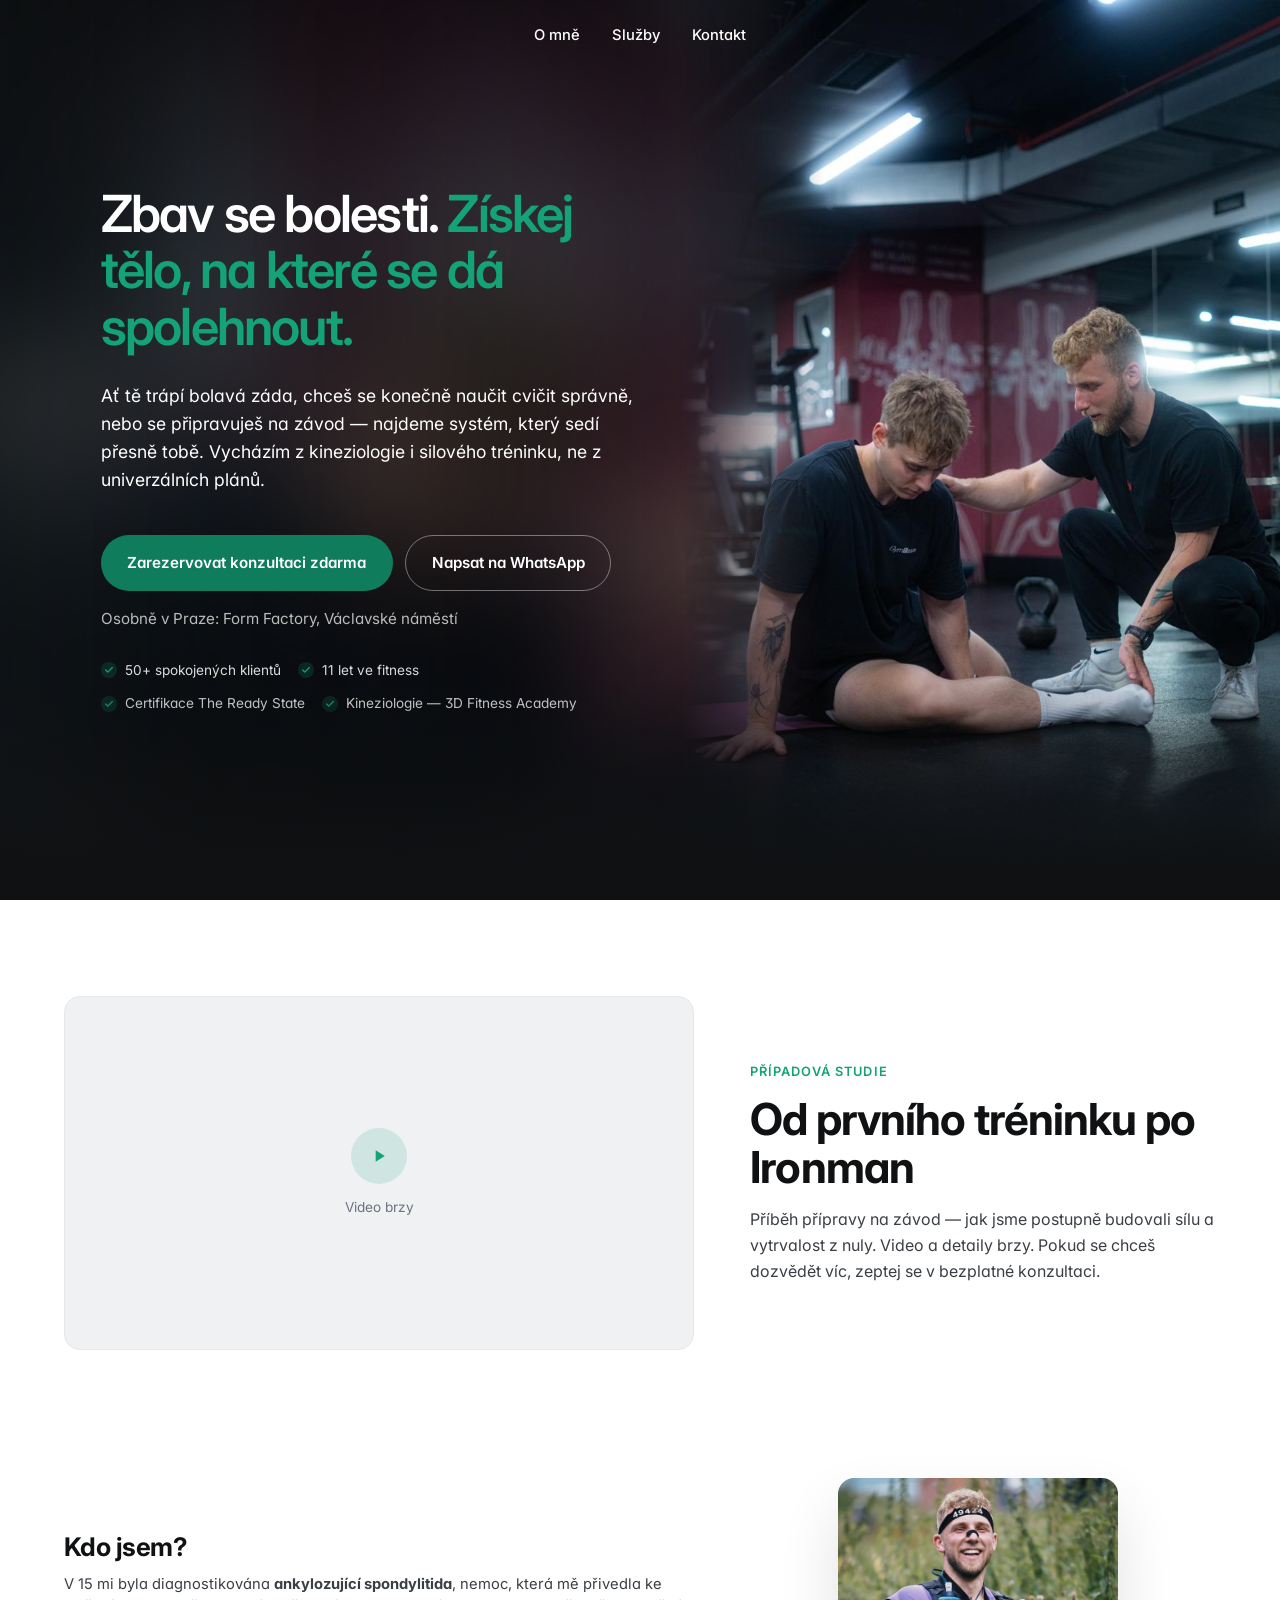
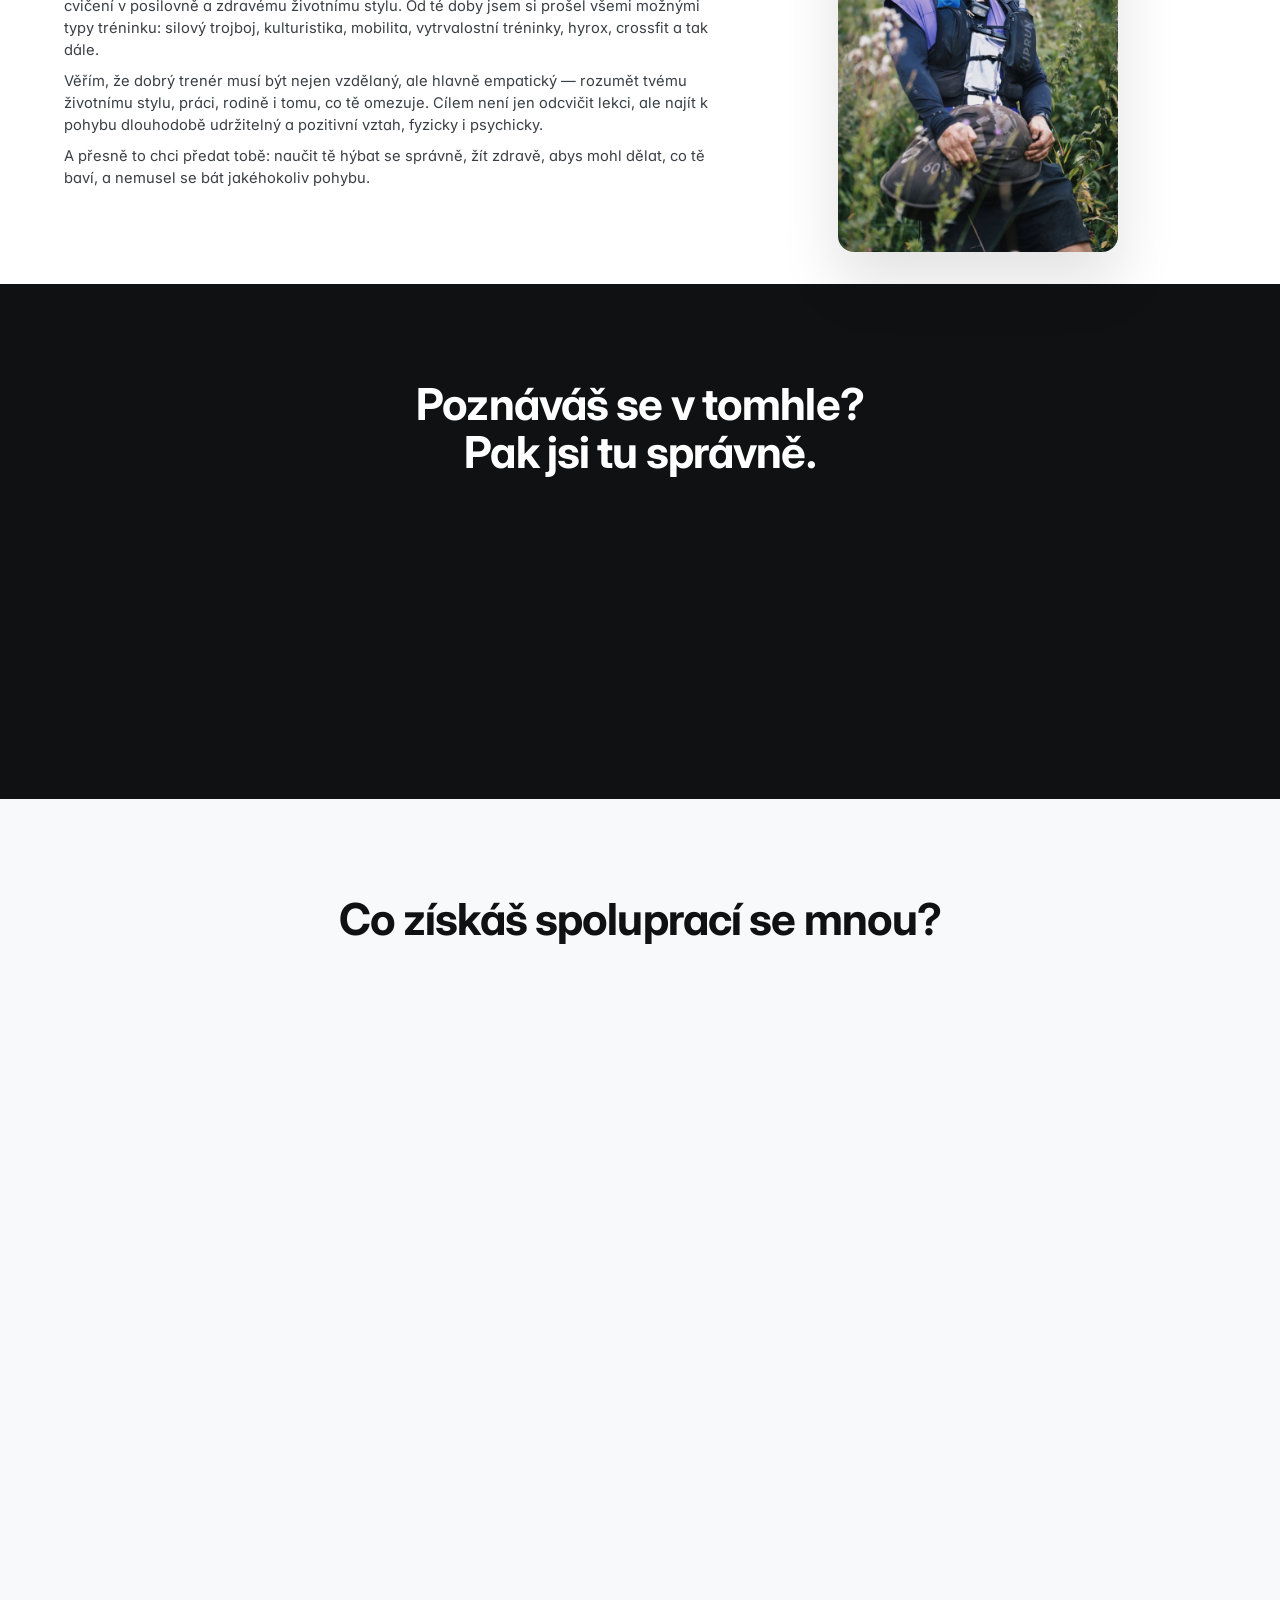
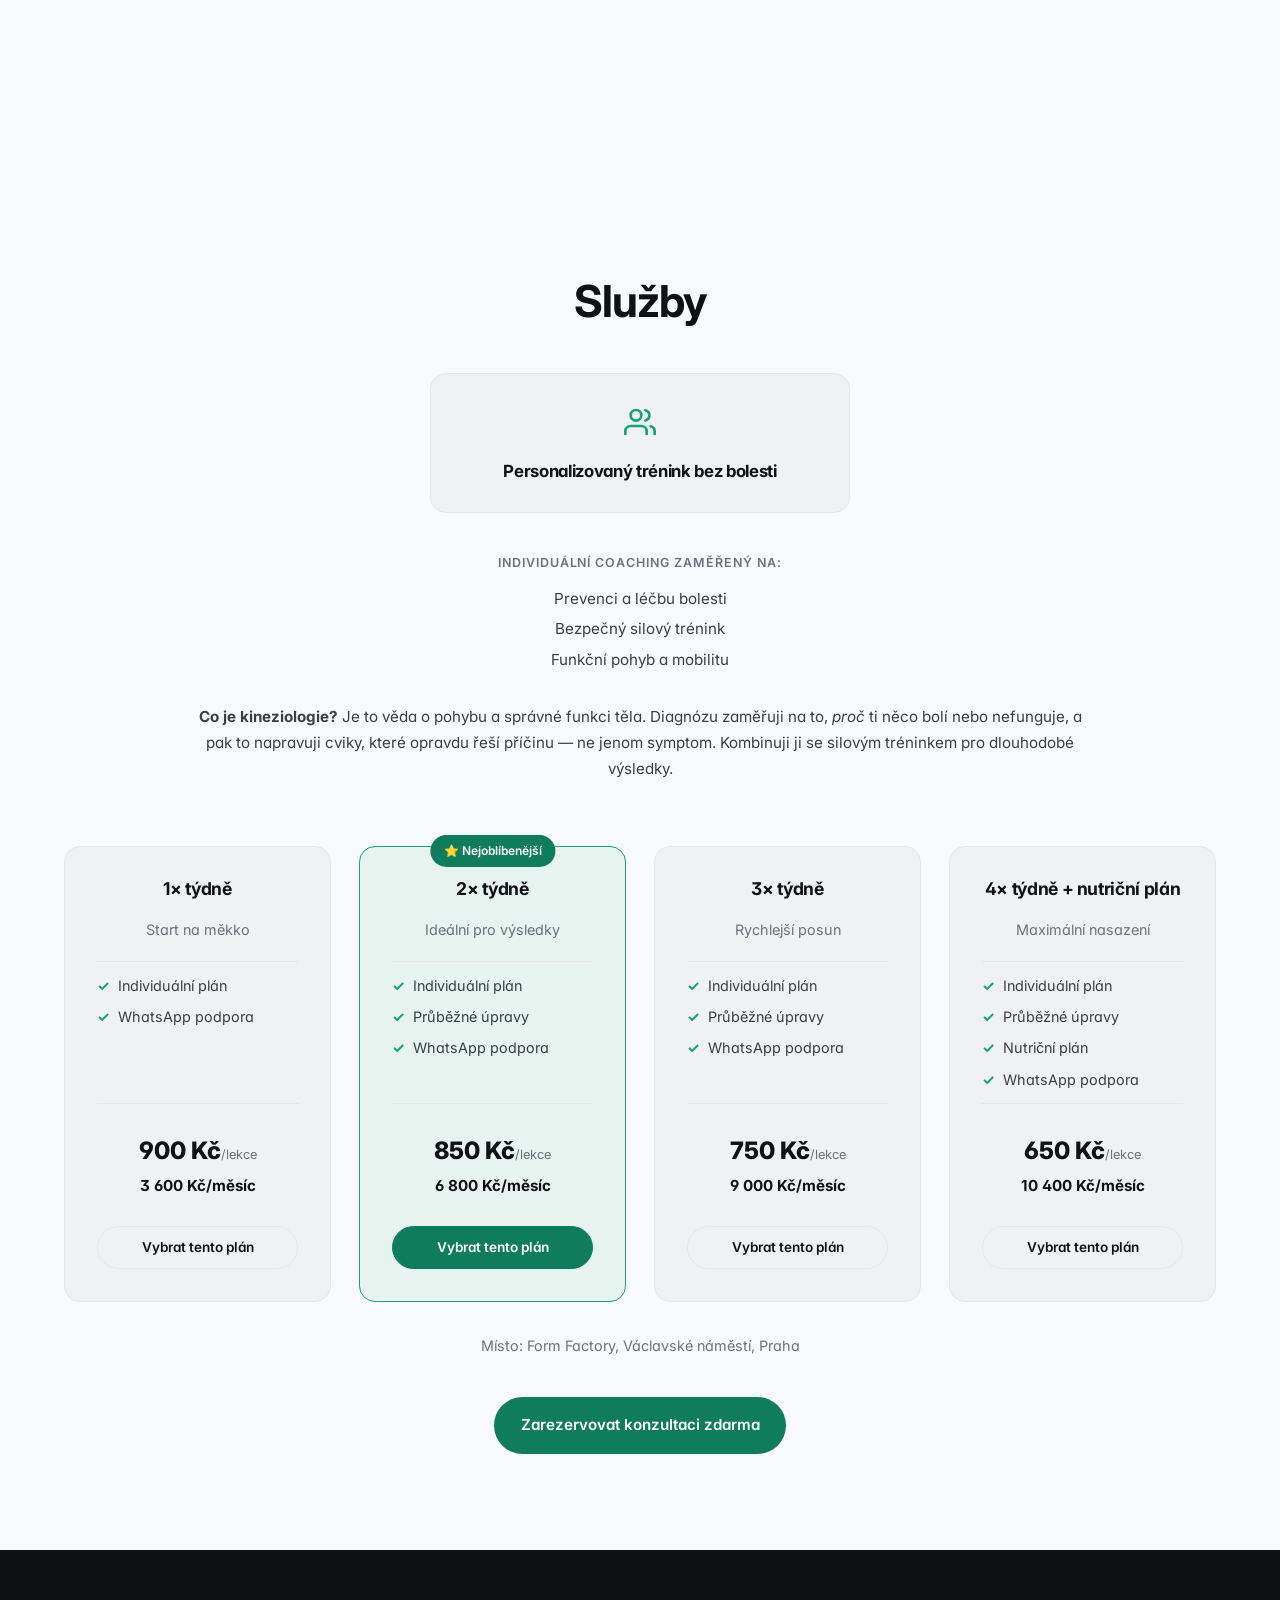
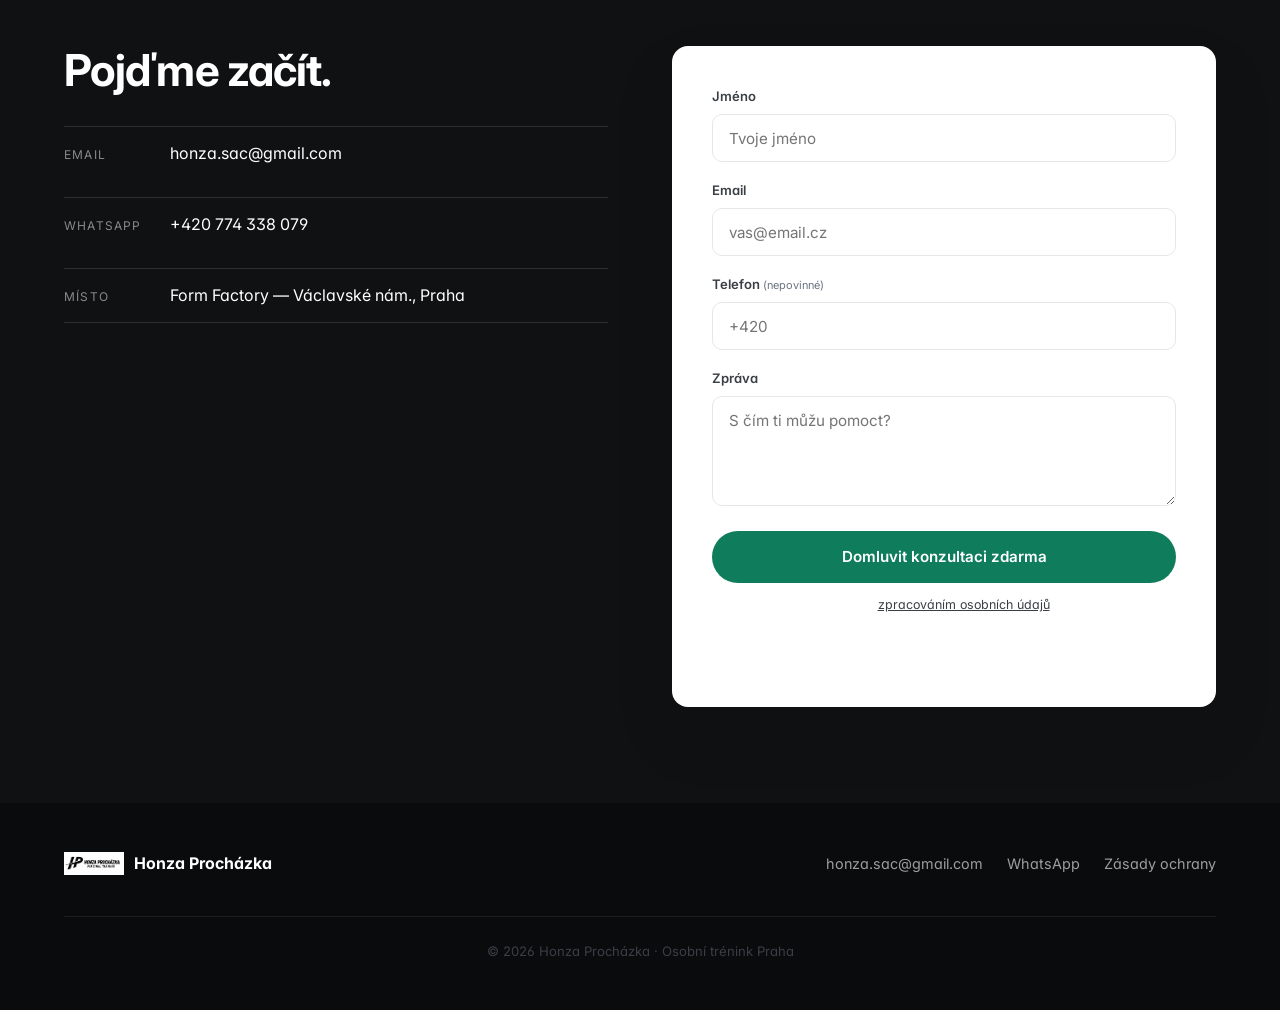
<file: index.html>
<!DOCTYPE html>
<html lang="cs">
<head>
  <meta charset="UTF-8" />
  <meta name="viewport" content="width=device-width, initial-scale=1.0" />
  <meta name="theme-color" content="#ffffff" />
  <meta name="robots" content="index,follow,max-image-preview:large" />
  <meta name="author" content="Honza Procházka" />

  <title>Osobní trenér Praha — Honza Procházka | Kineziologie a silový trénink</title>
  <meta name="description" content="Osobní trénink v centru Prahy s Honzou Procházkou. Kineziologie i silový trénink — bolesti zad, návrat do formy nebo příprava na závod. Form Factory — Václavské náměstí. Zdarma úvodní konzultace." />
  <meta name="keywords" content="osobní trenér Praha, kineziologie Praha, silový trénink Praha, funkční trénink, bolesti zad cvičení, trénink Václavské náměstí, osobní trénink Form Factory, 3DFA trenér" />

  <link rel="canonical" href="https://www.honzacoach.cz/" />

  <meta property="og:type" content="website" />
  <meta property="og:locale" content="cs_CZ" />
  <meta property="og:site_name" content="Honza Procházka — Osobní trenér Praha" />
  <meta property="og:title" content="Osobní trenér Praha — Honza Procházka | Kineziologie a silový trénink" />
  <meta property="og:description" content="Zbav se bolesti. Získej tělo, na které se dá spolehnout. Individuální tréninky na základě kineziologie i silové přípravy. Zdarma úvodní konzultace — centrum Prahy, Form Factory." />
  <meta property="og:url" content="https://www.honzacoach.cz/" />
  <meta property="og:image" content="https://www.honzacoach.cz/assets/honza-about.jpg" />
  <meta property="og:image:alt" content="Honza Procházka — osobní trenér Praha" />

  <meta name="twitter:card" content="summary_large_image" />
  <meta name="twitter:title" content="Osobní trenér Praha — Honza Procházka" />
  <meta name="twitter:description" content="Kineziologie a silový trénink v centru Prahy. Zdarma úvodní konzultace." />
  <meta name="twitter:image" content="https://www.honzacoach.cz/assets/honza-about.jpg" />

  <meta name="geo.region" content="CZ-10" />
  <meta name="geo.placename" content="Praha" />
  <meta name="geo.position" content="50.0814;14.4285" />
  <meta name="ICBM" content="50.0814, 14.4285" />

  <link rel="icon" type="image/png" href="assets/logo.png" />
  <link rel="apple-touch-icon" href="assets/logo.png" />
  <link rel="preconnect" href="https://fonts.googleapis.com">
  <link rel="preconnect" href="https://fonts.gstatic.com" crossorigin>
  <link rel="preload" as="image" href="assets/honza-hero-1.JPG" fetchpriority="high" />
  <link href="https://fonts.googleapis.com/css2?family=Inter:wght@300;400;500;600;700;800&display=swap" rel="stylesheet">
  <link rel="stylesheet" href="styles.css" />

  <script type="application/ld+json">
  {
    "@context": "https://schema.org",
    "@graph": [
      {
        "@type": "LocalBusiness",
        "@id": "https://www.honzacoach.cz/#business",
        "name": "Honza Procházka — Osobní trenér Praha",
        "image": "https://www.honzacoach.cz/assets/honza-about.jpg",
        "url": "https://www.honzacoach.cz/",
        "email": "honza.sac@gmail.com",
        "priceRange": "650–900 Kč",
        "description": "Osobní tréninky založené na kineziologii a silovém tréninku — bolesti zad, návrat do formy i příprava na závod. Centrum Prahy — Form Factory, Václavské náměstí.",
        "address": {
          "@type": "PostalAddress",
          "streetAddress": "Form Factory, Václavské náměstí",
          "addressLocality": "Praha",
          "postalCode": "110 00",
          "addressCountry": "CZ"
        },
        "geo": {
          "@type": "GeoCoordinates",
          "latitude": 50.0814,
          "longitude": 14.4285
        },
        "areaServed": { "@type": "City", "name": "Praha" },
        "sameAs": [
          "https://instagram.com/honza.mbk"
        ]
      },
      {
        "@type": "Person",
        "@id": "https://www.honzacoach.cz/#person",
        "name": "Honza Procházka",
        "jobTitle": "Osobní trenér, specialista na kineziologii",
        "worksFor": { "@id": "https://www.honzacoach.cz/#business" },
        "hasCredential": "3DFA certifikace",
        "knowsAbout": ["Kineziologie", "Funkční trénink", "Bolesti zad", "Rehabilitační cvičení"]
      },
      {
        "@type": "Service",
        "name": "Personalizovaný trénink bez bolesti",
        "description": "Individuální coaching zaměřený na prevenci a léčbu bolesti, bezpečný silový trénink a funkční pohyb.",
        "provider": { "@id": "https://www.honzacoach.cz/#business" },
        "areaServed": "Praha",
        "offers": [
          { "@type": "Offer", "name": "Úvodní konzultace", "price": "0", "priceCurrency": "CZK" },
          { "@type": "Offer", "name": "1× týdně", "price": "900", "priceCurrency": "CZK" },
          { "@type": "Offer", "name": "2× týdně", "price": "850", "priceCurrency": "CZK" },
          { "@type": "Offer", "name": "3× týdně", "price": "750", "priceCurrency": "CZK" },
          { "@type": "Offer", "name": "4× týdně + nutriční plán", "price": "650", "priceCurrency": "CZK" }
        ]
      },
      {
        "@type": "FAQPage",
        "mainEntity": [
          {
            "@type": "Question",
            "name": "Bolí mě záda, zvládnu vůbec cvičit?",
            "acceptedAnswer": { "@type": "Answer", "text": "Ano — a je to přesně důvod, proč začít. Na první konzultaci projdeme, co ti dělá potíže, a najdeme pohyby, které jsou pro tebe bezpečné." }
          },
          {
            "@type": "Question",
            "name": "Nikdy jsem necvičil/a, nebude to na mě moc?",
            "acceptedAnswer": { "@type": "Answer", "text": "Naopak, je to ideální start. Tempo i cviky přizpůsobím přesně tvé úrovni." }
          },
          {
            "@type": "Question",
            "name": "Už cvičím sám/sama, potřebuju vůbec trenéra?",
            "acceptedAnswer": { "@type": "Answer", "text": "Pokud si nejsi jistý technikou nebo proč které cviky volíš, tak ano." }
          },
          {
            "@type": "Question",
            "name": "Připravuješ i na závody, nebo jen na běžné cvičení?",
            "acceptedAnswer": { "@type": "Answer", "text": "Obojí. Kombinuju kineziologii se silovým tréninkem, takže tě dokážu připravit i na konkrétní cíl — např. jsem takhle připravoval klienta na Ironman 70.3." }
          },
          {
            "@type": "Question",
            "name": "Jak dlouho trvá, než uvidím výsledky?",
            "acceptedAnswer": { "@type": "Answer", "text": "Je to individuální, podle počtu tréninků, ale u většiny klientů vidíme zlepšení během prvního měsíce." }
          },
          {
            "@type": "Question",
            "name": "Je to pro mě?",
            "acceptedAnswer": { "@type": "Answer", "text": "Od toho je konzultace zdarma — probereme tvou situaci a uvidíme, jestli ti dokážu pomoct." }
          }
        ]
      }
    ]
  }
  </script>


</head>
<body>

  <header class="top-nav" id="nav">
    <a href="#o-mne">O mně</a>
    <a href="#sluzby">Služby</a>
    <a href="#kontakt">Kontakt</a>
    <a href="#kontakt" class="btn btn--small top-nav__cta">Zdarma konzultace</a>
  </header>

  <main>
  <!-- HERO -->
  <section class="hero hero--fullbg" id="top" aria-labelledby="heroTitle">
    <div class="hero__media">
      <div class="hero__backdrop" aria-hidden="true"></div>
      <video
        class="hero__bg"
        poster="assets/honza-hero-1.JPG"
        autoplay muted loop playsinline preload="auto"
        aria-hidden="true">
        <source src="assets/hero-video.mp4" type="video/mp4" />
      </video>
    </div>
    <div class="container hero__content">
      <div class="hero__text reveal">
        <h1 id="heroTitle">Zbav se bolesti. <span class="accent">Získej tělo, na které se dá spolehnout.</span></h1>
        <p class="lead">Ať tě trápí bolavá záda, chceš se konečně naučit cvičit správně, nebo se připravuješ na závod — najdeme systém, který sedí přesně tobě. Vycházím z kineziologie i silového tréninku, ne z univerzálních plánů.</p>
        <div class="hero__cta">
          <a href="#kontakt" class="btn btn--primary">Zarezervovat konzultaci zdarma</a>
          <a href="https://wa.me/420774338079?text=Ahoj%20Honzo%2C%20m%C3%A1m%20z%C3%A1jem%20o%20konzultaci%20zdarma." target="_blank" rel="noopener" class="btn btn--ghost">Napsat na WhatsApp</a>
        </div>
        <p style="font-size: 0.95rem; color: #bbb; margin-top: 1rem;">Osobně v Praze: Form Factory, Václavské náměstí</p>
        <ul class="hero__checks">
          <li>50+ spokojených klientů</li>
          <li>11 let ve fitness</li>
          <li>Certifikace The Ready State</li>
          <li>Kineziologie — 3D Fitness Academy</li>
        </ul>
      </div>
    </div>
  </section>

  <!-- CASE STUDY — video pending, TODO: fill in placeholders below and replace .case-study__video-placeholder with a <video> tag once footage is edited -->
  <section class="case-study" id="pribeh">
    <div class="container case-study__grid reveal">
      <div class="case-study__video">
        <div class="case-study__video-placeholder">
          <div class="case-study__play" aria-hidden="true">
            <svg viewBox="0 0 24 24"><path d="M8 5v14l11-7z"/></svg>
          </div>
          <span>Video brzy</span>
        </div>
      </div>
      <div class="case-study__text">
        <span class="case-study__eyebrow">Případová studie</span>
        <h2>Od prvního tréninku po Ironman</h2>
        <p>Příběh přípravy na závod — jak jsme postupně budovali sílu a vytrvalost z nuly. Video a detaily brzy. Pokud se chceš dozvědět víc, zeptej se v bezplatné konzultaci.</p>
      </div>
    </div>
  </section>

  <!-- ABOUT -->
  <section class="about" id="o-mne">
    <div class="container">
      <div class="about__grid about__grid--flip reveal">
        <div class="about__text">
          <h2>Kdo jsem?</h2>
          <p>
            V 15 mi byla diagnostikována <strong>ankylozující spondylitida</strong>, nemoc, která mě
            přivedla ke cvičení v posilovně a zdravému životnímu stylu. Od té doby jsem
            si prošel všemi možnými typy tréninku: silový trojboj, kulturistika, mobilita, vytrvalostní
            tréninky, hyrox, crossfit a tak dále.
          </p>
          <p>
            Věřím, že dobrý trenér musí být nejen vzdělaný, ale hlavně empatický — rozumět tvému
            životnímu stylu, práci, rodině i tomu, co tě omezuje. Cílem není jen odcvičit lekci, ale najít
            k pohybu dlouhodobě udržitelný a pozitivní vztah, fyzicky i psychicky.
          </p>
          <p>
            A přesně to chci předat tobě: naučit tě hýbat se správně, žít zdravě, abys mohl dělat,
            co tě baví, a nemusel se bát jakéhokoliv pohybu.
          </p>
        </div>
        <div class="about__image">
          <img src="assets/honza-about-story.jpg" alt="Honza Procházka na ultra trailovém závodě" loading="lazy" />
        </div>
      </div>
    </div>
  </section>


  <!-- FOR WHOM -->
  <section class="forwhom" id="pro-koho">
    <div class="container">
      <div class="section__head reveal">
        <h2>Poznáváš se v tomhle?<br>Pak jsi tu správně.</h2>
      </div>
      <div class="forwhom__grid">
        <div class="forwhom__item reveal" data-reveal="repeat">
          <div class="card__icon">
            <svg viewBox="0 0 24 24" fill="none" stroke="currentColor" stroke-width="2" stroke-linecap="round" stroke-linejoin="round">
              <polyline points="22 12 18 12 15 21 9 3 6 12 2 12"></polyline>
            </svg>
          </div>
          <h3>Řešíš bolest těla</h3>
          <p>Bolavá záda, ztuhlá ramena, omezený pohyb po zranění. Najdeme příčinu a naučím tělo hýbat se bez bolesti — na základě kineziologie.</p>
        </div>
        <div class="forwhom__item reveal" data-reveal="repeat">
          <div class="card__icon">
            <svg viewBox="0 0 24 24" fill="none" stroke="currentColor" stroke-width="2" stroke-linecap="round" stroke-linejoin="round">
              <polyline points="23 6 13.5 15.5 8.5 10.5 1 18"></polyline>
              <polyline points="17 6 23 6 23 12"></polyline>
            </svg>
          </div>
          <h3>Chceš se dostat do formy</h3>
          <p>Nikdy jsi necvičil, nebo se vracíš po dlouhé pauze. Naučím tě základy tak, aby ses cítil jistě a věděl, co a proč děláš.</p>
        </div>
        <div class="forwhom__item reveal" data-reveal="repeat">
          <div class="card__icon">
            <svg viewBox="0 0 24 24" fill="none" stroke="currentColor" stroke-width="2" stroke-linecap="round" stroke-linejoin="round">
              <circle cx="12" cy="12" r="10"></circle>
              <circle cx="12" cy="12" r="6"></circle>
              <circle cx="12" cy="12" r="2"></circle>
            </svg>
          </div>
          <h3>Cvičíš, ale chceš to dělat líp</h3>
          <p>Máš za sebou nějaké zkušenosti, ale chybí ti systém nebo si nejsi jistý technikou. Doladíme provedení i plán, ať se posouváš dál.</p>
        </div>
      </div>
    </div>
  </section>

  <!-- PROCESS (ONGOING COLLABORATION) -->
  <section class="process">
    <div class="container">
      <div class="section__head reveal">
        <h2>Co získáš spoluprací se mnou?</h2>
      </div>
      <div class="benefits__grid">
        <div class="benefit reveal" data-reveal="repeat">
          <div class="benefit__number">01</div>
          <h3>Tvá osobní video databáze cviků</h3>
          <ul>
            <li>Sám se uvidíš při vykonávání pohybu s mým mluvením v pozadí</li>
            <li>Přístup k databázi máme pouze my dva</li>
            <li>Máš k tomu přístup i po skončení spolupráce</li>
          </ul>
        </div>
        <div class="benefit reveal" data-reveal="repeat">
          <div class="benefit__number">02</div>
          <h3>Budu tě edukovat!</h3>
          <ul>
            <li>Budu tě vést k samostatnosti, abys věděl, proč cvik děláš a jakou máš mít váhu, pauzy a další náležitosti</li>
            <li>Budeme chvíli zlepšovat slabiny, ale i tvé přednosti</li>
            <li>Load management, lifestyle, strava, cokoliv... Jsem tu pro tebe! Ptej se</li>
          </ul>
        </div>
        <div class="benefit reveal" data-reveal="repeat">
          <div class="benefit__number">03</div>
          <h3>Multioborový přístup</h3>
          <ul>
            <li>Propojuju mobilitu, rehabilitaci a silovou i kondiční přípravu do jednoho plánu, ať řešíme bolest, návrat po zranění nebo výkon</li>
          </ul>
        </div>
        <div class="benefit reveal" data-reveal="repeat">
          <div class="benefit__number">04</div>
          <h3>Tréninková lekce trvá 60 minut.</h3>
          <ul>
            <li>Prvních 5 minut se pobavíme o tom, jak se cítíš, zda jsou nějaké přetrvávající problémy, na které můžeme ihned reagovat a tréninkovou jednotku tak přizpůsobit</li>
          </ul>
        </div>
        <div class="benefit reveal" data-reveal="repeat">
          <div class="benefit__number">05</div>
          <h3>Komunikace 24/7</h3>
          <ul>
            <li>Jsem k dispozici 24/7 na WhatsAppu, takže nemusíš čekat na odpověď dlouhé hodiny nebo dny. Pokud něco potřebuješ, můžeš mi napsat kdykoliv a já se co nejrychleji ozvu</li>
          </ul>
        </div>
      </div>
    </div>
  </section>

  <!-- SERVICES / PRICING -->
  <section class="pricing" id="sluzby">
    <div class="container">
      <div class="section__head reveal">
        <h2>Služby</h2>
      </div>

      <div class="services-overview reveal">
        <div class="services-overview__grid">
          <div class="services-overview__card">
            <svg viewBox="0 0 24 24" fill="none" stroke="currentColor" stroke-width="2" stroke-linecap="round" stroke-linejoin="round">
              <path d="M17 21v-2a4 4 0 0 0-4-4H5a4 4 0 0 0-4 4v2"></path>
              <circle cx="9" cy="7" r="4"></circle>
              <path d="M23 21v-2a4 4 0 0 0-3-3.87"></path>
              <path d="M16 3.13a4 4 0 0 1 0 7.75"></path>
            </svg>
            <h3>Personalizovaný trénink bez bolesti</h3>
          </div>
        </div>
        <div class="services-overview__focus">
          <span>Individuální coaching zaměřený na:</span>
          <ul>
            <li>Prevenci a léčbu bolesti</li>
            <li>Bezpečný silový trénink</li>
            <li>Funkční pohyb a mobilitu</li>
          </ul>
        </div>
        <div class="services-overview__text" style="max-width:900px;margin:2rem auto 0;text-align:center;color:var(--text-2);font-size:.95rem;line-height:1.7">
          <p><strong>Co je kineziologie?</strong> Je to věda o pohybu a správné funkci těla. Diagnózu zaměřuji na to, <em>proč</em> ti něco bolí nebo nefunguje, a pak to napravuji cviky, které opravdu řeší příčinu — ne jenom symptom. Kombinuji ji se silovým tréninkem pro dlouhodobé výsledky.</p>
        </div>
      </div>

      <div class="pricing__cards reveal">
        <!-- PLAN 1 -->
        <div class="pricing__card">
          <h3>1× týdně</h3>
          <p class="pricing__description">Start na měkko</p>
          <ul class="pricing__features">
            <li>Individuální plán</li>
            <li>WhatsApp podpora</li>
          </ul>
          <div class="pricing__price">
            <span class="price-per-session">900 Kč<small>/lekce</small></span>
            <span class="price-per-month">3 600 Kč/měsíc</span>
          </div>
          <a href="#kontakt" class="btn btn--small" data-plan="1× týdně (900 Kč/lekce)">Vybrat tento plán</a>
        </div>

        <!-- PLAN 2 (FEATURED) -->
        <div class="pricing__card pricing__card--featured">
          <div class="pricing__badge">⭐ Nejoblíbenější</div>
          <h3>2× týdně</h3>
          <p class="pricing__description">Ideální pro výsledky</p>
          <ul class="pricing__features">
            <li>Individuální plán</li>
            <li>Průběžné úpravy</li>
            <li>WhatsApp podpora</li>
          </ul>
          <div class="pricing__price">
            <span class="price-per-session">850 Kč<small>/lekce</small></span>
            <span class="price-per-month">6 800 Kč/měsíc</span>
          </div>
          <a href="#kontakt" class="btn btn--small" data-plan="2× týdně (850 Kč/lekce)">Vybrat tento plán</a>
        </div>

        <!-- PLAN 3 -->
        <div class="pricing__card">
          <h3>3× týdně</h3>
          <p class="pricing__description">Rychlejší posun</p>
          <ul class="pricing__features">
            <li>Individuální plán</li>
            <li>Průběžné úpravy</li>
            <li>WhatsApp podpora</li>
          </ul>
          <div class="pricing__price">
            <span class="price-per-session">750 Kč<small>/lekce</small></span>
            <span class="price-per-month">9 000 Kč/měsíc</span>
          </div>
          <a href="#kontakt" class="btn btn--small" data-plan="3× týdně (750 Kč/lekce)">Vybrat tento plán</a>
        </div>

        <!-- PLAN 4 -->
        <div class="pricing__card">
          <h3>4× týdně + nutriční plán</h3>
          <p class="pricing__description">Maximální nasazení</p>
          <ul class="pricing__features">
            <li>Individuální plán</li>
            <li>Průběžné úpravy</li>
            <li>Nutriční plán</li>
            <li>WhatsApp podpora</li>
          </ul>
          <div class="pricing__price">
            <span class="price-per-session">650 Kč<small>/lekce</small></span>
            <span class="price-per-month">10 400 Kč/měsíc</span>
          </div>
          <a href="#kontakt" class="btn btn--small" data-plan="4× týdně + nutriční plán (650 Kč/lekce)">Vybrat tento plán</a>
        </div>
      </div>
      <p class="pricing__note">Místo: Form Factory, Václavské náměstí, Praha</p>

      <div class="offer__cta reveal" style="text-align:center;margin-top:2.5rem">
        <a href="#kontakt" class="btn btn--primary">Zarezervovat konzultaci zdarma</a>
      </div>
    </div>
  </section>

  <!-- CTA / CONTACT -->
  <section class="cta" id="kontakt">
    <div class="container cta__grid">
      <div class="cta__text reveal">
        <h2>Pojďme začít.</h2>
        <ul class="cta__contact">
          <li><span>Email</span><a href="mailto:honza.sac@gmail.com">honza.sac@gmail.com</a></li>
          <li><span>WhatsApp</span><a href="https://wa.me/420774338079?text=Ahoj%20Honzo%2C%20m%C3%A1m%20z%C3%A1jem%20o%20konzultaci%20zdarma." target="_blank" rel="noopener">+420 774 338 079</a></li>
          <li><span>Místo</span>Form Factory — Václavské nám., Praha</li>
        </ul>
      </div>

      <form class="cta__form reveal" id="contactForm" novalidate>
        <input type="checkbox" name="botcheck" style="display:none" tabindex="-1" autocomplete="off" />
        <div class="field">
          <label for="name">Jméno</label>
          <input id="name" name="name" type="text" required placeholder="Tvoje jméno" autocomplete="name"/>
        </div>
        <div class="field">
          <label for="email">Email</label>
          <input id="email" name="email" type="email" required placeholder="vas@email.cz" autocomplete="email"/>
        </div>
        <div class="field">
          <label for="phone">Telefon <small>(nepovinné)</small></label>
          <input id="phone" name="phone" type="tel" placeholder="+420" autocomplete="tel" inputmode="tel"/>
        </div>
        <div class="field">
          <label for="message">Zpráva</label>
          <textarea id="message" name="message" rows="4" placeholder="S čím ti můžu pomoct?"></textarea>
        </div>
        <button type="submit" class="btn btn--primary btn--block">Domluvit konzultaci zdarma</button>
        <p class="form__consent">Odesláním souhlasíš se <a href="privacy-policy.html">zpracováním osobních údajů</a>. Ozvu se ti do 24 hodin, nezávazně.</p>
        <p class="form__status" id="formStatus"></p>
      </form>
    </div>
  </section>

  </main>

  <!-- FOOTER -->
  <footer class="footer">
    <div class="container footer__inner">
      <div class="footer__brand">
        <img src="assets/logo.png" alt="Logo Honza Procházka" width="60" height="23" loading="lazy" />
        <span>Honza Procházka</span>
      </div>
      <div class="footer__links">
        <a href="mailto:honza.sac@gmail.com">honza.sac@gmail.com</a>
        <a href="https://wa.me/420774338079?text=Ahoj%20Honzo%2C%20m%C3%A1m%20z%C3%A1jem%20o%20konzultaci%20zdarma." target="_blank" rel="noopener">WhatsApp</a>
        <a href="privacy-policy.html">Zásady ochrany</a>
      </div>
      <p class="footer__copy">© <span id="year"></span> Honza Procházka · Osobní trénink Praha</p>
    </div>
  </footer>

  <a href="#kontakt" class="sticky-cta">Zdarma konzultace</a>

  <script src="script.js"></script>
</body>
</html>
</file>
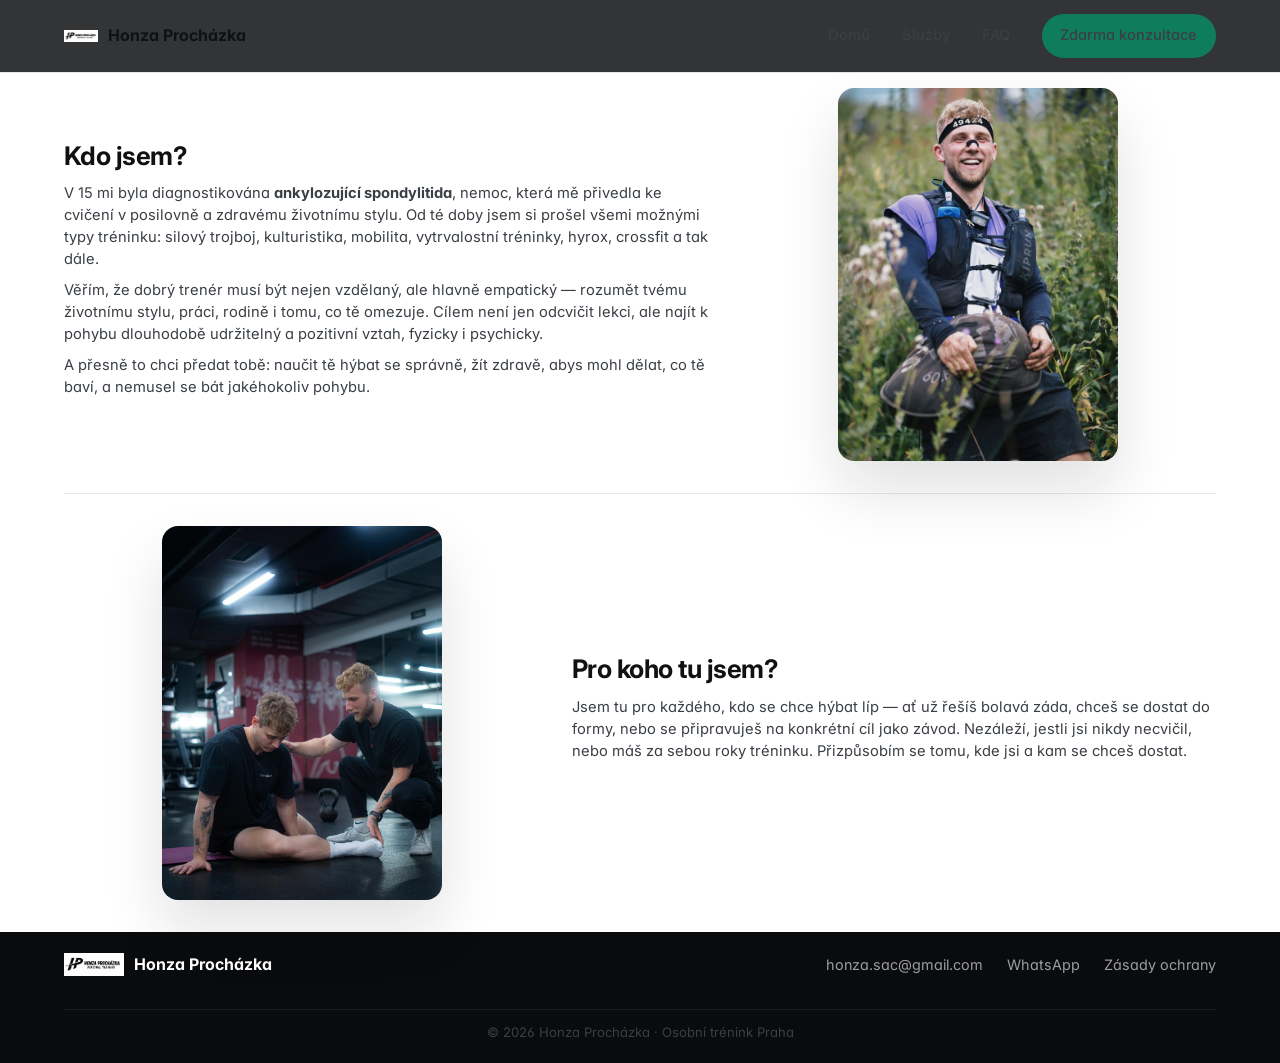
<file: o-mne.html>
<!DOCTYPE html>
<html lang="cs">
<head>
  <meta charset="UTF-8" />
  <meta name="viewport" content="width=device-width, initial-scale=1.0" />
  <meta name="theme-color" content="#0f1113" />
  <meta name="robots" content="index,follow,max-image-preview:large" />
  <meta name="author" content="Honza Procházka" />

  <title>O mně — Honza Procházka | Osobní trenér Praha</title>
  <meta name="description" content="Proč cvičit s Honzou Procházkou. Příběh o tom, jak ho ankylozující spondylitida přivedla ke cvičení, kineziologii a silovému tréninku." />

  <link rel="canonical" href="https://www.honzacoach.cz/o-mne.html" />

  <meta property="og:type" content="profile" />
  <meta property="og:locale" content="cs_CZ" />
  <meta property="og:site_name" content="Honza Procházka — Osobní trenér Praha" />
  <meta property="og:title" content="O mně — Honza Procházka" />
  <meta property="og:description" content="Proč cvičit s Honzou Procházkou. Příběh o tom, jak ho ankylozující spondylitida přivedla ke cvičení, kineziologii a silovému tréninku." />
  <meta property="og:url" content="https://www.honzacoach.cz/o-mne.html" />
  <meta property="og:image" content="https://www.honzacoach.cz/assets/honza-about-story.jpg" />

  <link rel="icon" type="image/png" href="assets/logo.png" />
  <link rel="apple-touch-icon" href="assets/logo.png" />
  <link rel="preconnect" href="https://fonts.googleapis.com">
  <link rel="preconnect" href="https://fonts.gstatic.com" crossorigin>
  <link href="https://fonts.googleapis.com/css2?family=Inter:wght@300;400;500;600;700;800&display=swap" rel="stylesheet">
  <link rel="stylesheet" href="styles.css" />

  <style>
    /* This page has no hero to overlay — the fixed nav needs the first section pushed down to clear it */
    .about--page{padding-top:5.5rem}
    /* Compact page: fit on one screen without scrolling, so the footer is tightened too */
    .footer{padding:1.25rem 0}
    .footer__copy{margin-top:.5rem;padding-top:.75rem}
    @media (max-width:768px){ .about--page{padding-top:5rem} }
  </style>
</head>
<body>

  <!-- NAV -->
  <header class="nav nav--solid" id="nav">
    <div class="container nav__inner">
      <a href="index.html" class="nav__logo">
        <img src="assets/logo.png" alt="Logo Honza Procházka osobní trenér" width="34" height="34" />
        <span>Honza Procházka</span>
      </a>
      <nav class="nav__links" aria-label="Hlavní navigace">
        <a href="index.html">Domů</a>
        <a href="index.html#sluzby">Služby</a>
        <a href="index.html#faq">FAQ</a>
        <a href="index.html#kontakt" class="btn btn--small">Zdarma konzultace</a>
      </nav>
      <button class="nav__toggle" aria-label="Menu" id="navToggle">
        <span></span><span></span><span></span>
      </button>
    </div>
  </header>

  <main>
    <!-- ABOUT -->
    <section class="about about--page" id="o-mne">
      <div class="container">
        <div class="about__grid about__grid--flip reveal">
          <div class="about__text">
            <h1>Kdo jsem?</h1>
            <p>
              V 15 mi byla diagnostikována <strong>ankylozující spondylitida</strong>, nemoc, která mě
              přivedla ke cvičení v posilovně a zdravému životnímu stylu. Od té doby jsem
              si prošel všemi možnými typy tréninku: silový trojboj, kulturistika, mobilita, vytrvalostní
              tréninky, hyrox, crossfit a tak dále.
            </p>
            <p>
              Věřím, že dobrý trenér musí být nejen vzdělaný, ale hlavně empatický — rozumět tvému
              životnímu stylu, práci, rodině i tomu, co tě omezuje. Cílem není jen odcvičit lekci, ale najít
              k pohybu dlouhodobě udržitelný a pozitivní vztah, fyzicky i psychicky.
            </p>
            <p>
              A přesně to chci předat tobě: naučit tě hýbat se správně, žít zdravě, abys mohl dělat,
              co tě baví, a nemusel se bát jakéhokoliv pohybu.
            </p>
          </div>
          <div class="about__image">
            <img src="assets/honza-about-story.jpg" alt="Honza Procházka na ultra trailovém závodě" loading="lazy" />
          </div>
        </div>

        <hr class="about__divider reveal" />

        <div class="about__grid reveal">
          <div class="about__image">
            <img src="assets/honza-hero-1.JPG" alt="Honza Procházka při osobním tréninku s klientem" loading="lazy" />
          </div>
          <div class="about__text">
            <h2>Pro koho tu jsem?</h2>
            <p>
              Jsem tu pro každého, kdo se chce hýbat líp — ať už řešíš bolavá záda, chceš se dostat do formy,
              nebo se připravuješ na konkrétní cíl jako závod. Nezáleží, jestli jsi nikdy necvičil, nebo máš
              za sebou roky tréninku. Přizpůsobím se tomu, kde jsi a kam se chceš dostat.
            </p>
          </div>
        </div>
      </div>
    </section>
  </main>

  <!-- FOOTER -->
  <footer class="footer">
    <div class="container footer__inner">
      <div class="footer__brand">
        <img src="assets/logo.png" alt="Logo Honza Procházka" width="30" height="30" loading="lazy" />
        <span>Honza Procházka</span>
      </div>
      <div class="footer__links">
        <a href="mailto:honza.sac@gmail.com">honza.sac@gmail.com</a>
        <a href="https://wa.me/420774338079?text=Ahoj%20Honzo%2C%20m%C3%A1m%20z%C3%A1jem%20o%20konzultaci%20zdarma." target="_blank" rel="noopener">WhatsApp</a>
        <a href="privacy-policy.html">Zásady ochrany</a>
      </div>
      <p class="footer__copy">© <span id="year"></span> Honza Procházka · Osobní trénink Praha</p>
    </div>
  </footer>

  <script src="script.js"></script>
</body>
</html>
</file>
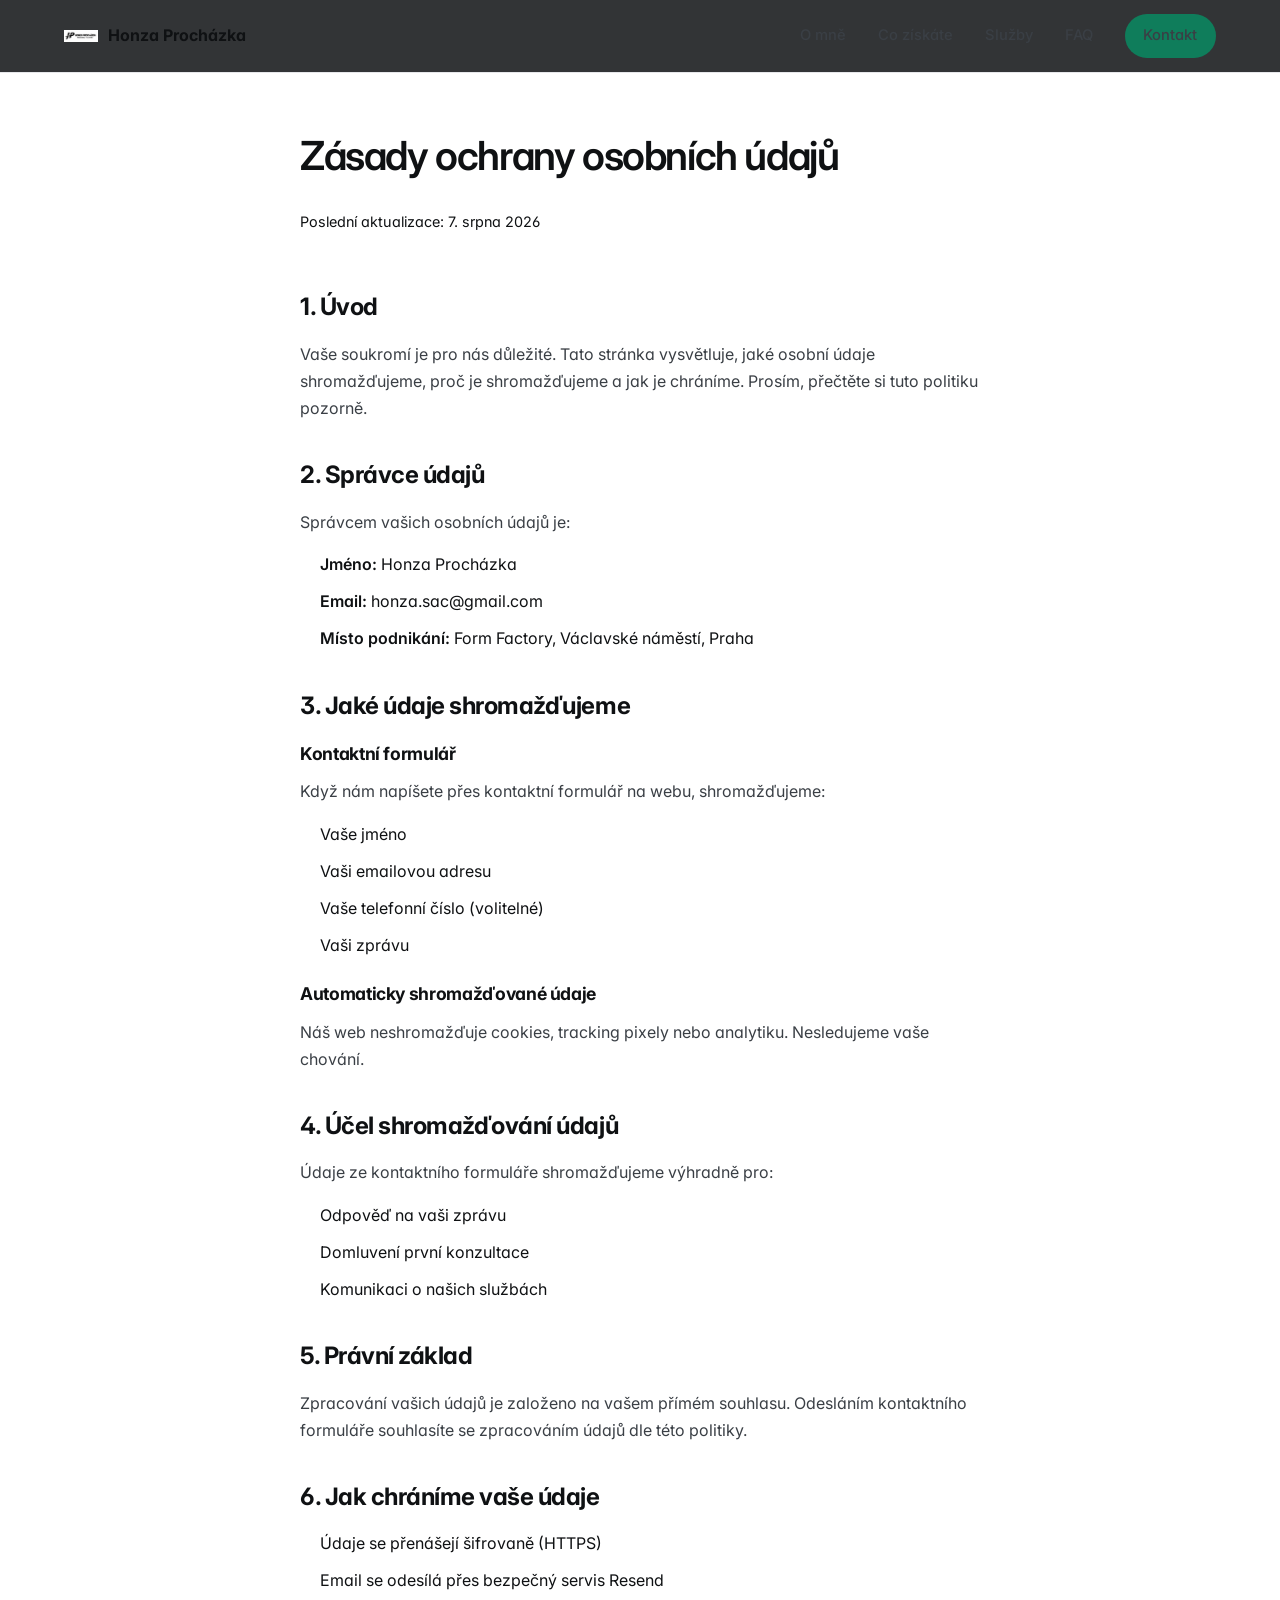
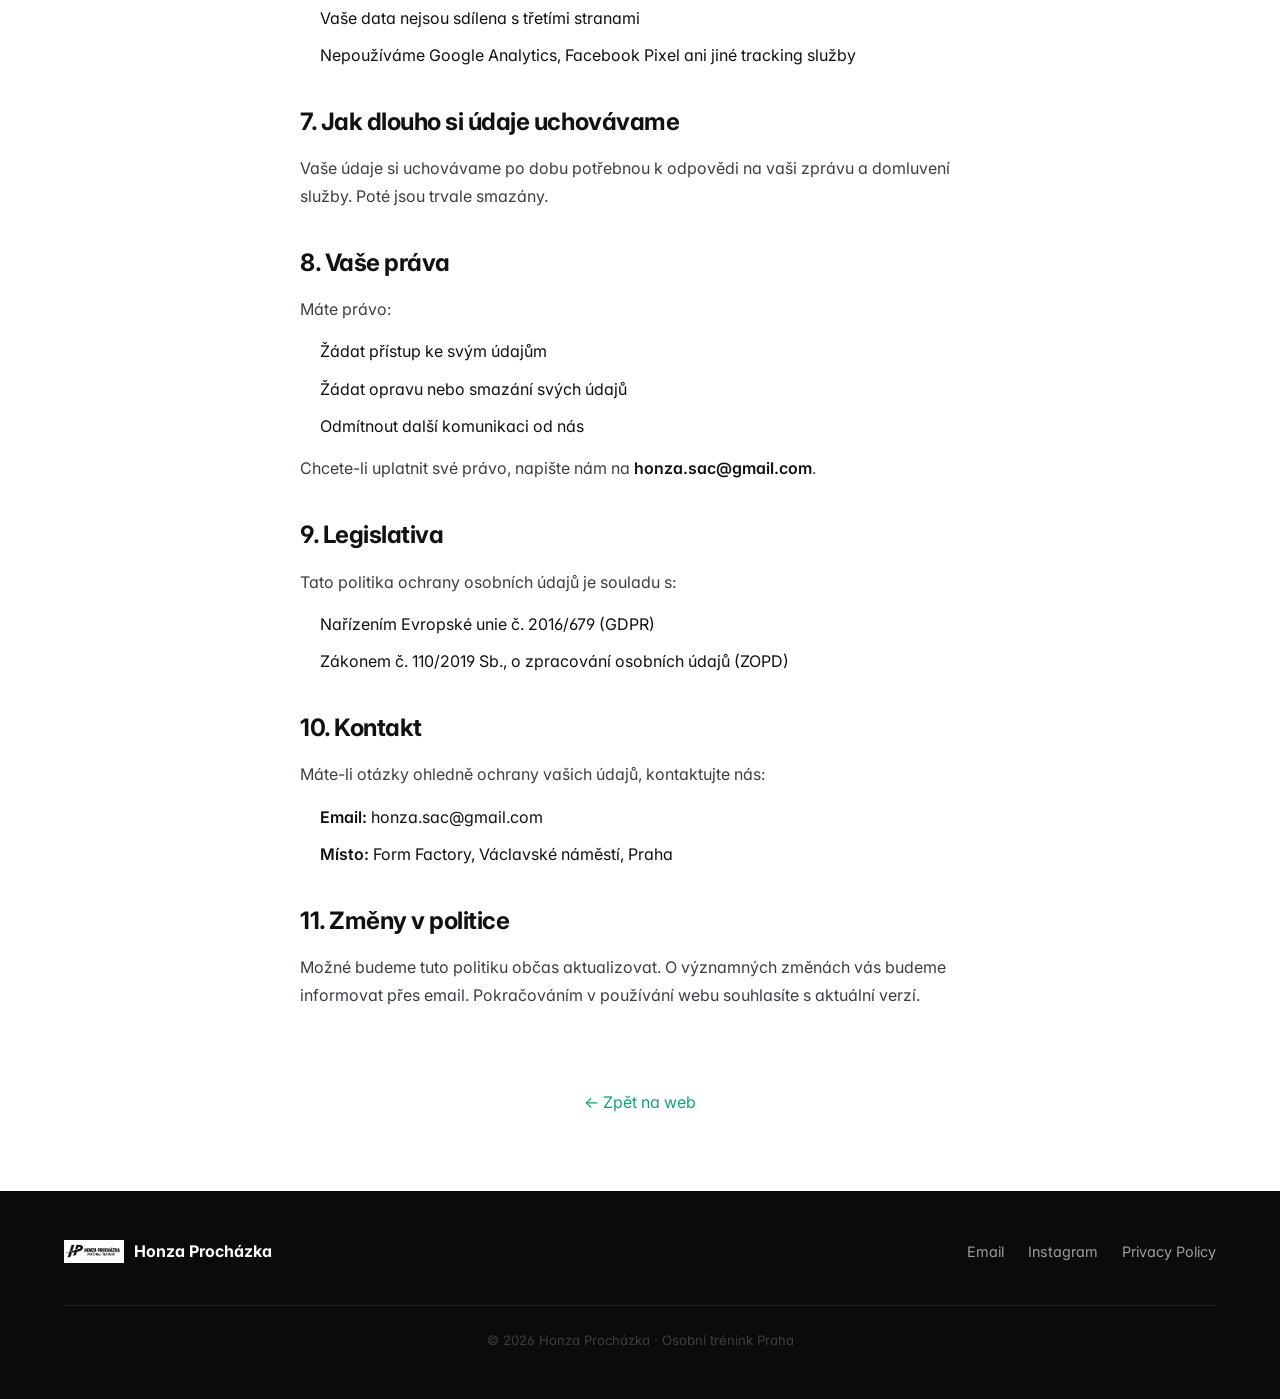
<file: privacy-policy.html>
<!DOCTYPE html>
<html lang="cs">
<head>
  <meta charset="UTF-8" />
  <meta name="viewport" content="width=device-width, initial-scale=1.0" />
  <meta name="theme-color" content="#0f1113" />
  <meta name="robots" content="index,follow" />
  <meta name="author" content="Honza Procházka" />

  <title>Zásady ochrany osobních údajů — Honza Procházka</title>
  <meta name="description" content="Zásady ochrany osobních údajů webu honzacoach.cz. Přečtěte si, jak chránit vaše data." />

  <link rel="canonical" href="https://www.honzacoach.cz/privacy-policy.html" />

  <link rel="icon" type="image/png" href="assets/logo.png" />
  <link rel="apple-touch-icon" href="assets/logo.png" />
  <link rel="preconnect" href="https://fonts.googleapis.com">
  <link rel="preconnect" href="https://fonts.gstatic.com" crossorigin>
  <link href="https://fonts.googleapis.com/css2?family=Inter:wght@300;400;500;600;700;800&display=swap" rel="stylesheet">
  <link rel="stylesheet" href="styles.css" />

  <style>
    .legal-content {
      max-width: 720px;
      margin: 0 auto;
      padding: 132px 20px 60px;
      line-height: 1.7;
      color: var(--text);
    }

    .legal-content h1 {
      font-size: 2.5rem;
      margin-bottom: 30px;
      line-height: 1.2;
    }

    .legal-content h2 {
      font-size: 1.5rem;
      margin-top: 40px;
      margin-bottom: 20px;
      color: var(--text);
    }

    .legal-content h3 {
      font-size: 1.1rem;
      margin-top: 25px;
      margin-bottom: 15px;
    }

    .legal-content p {
      margin-bottom: 15px;
    }

    .legal-content ul, .legal-content ol {
      margin-bottom: 15px;
      margin-left: 20px;
    }

    .legal-content li {
      margin-bottom: 10px;
    }

    .legal-content strong {
      font-weight: 600;
      color: var(--text);
    }

    .legal-updated {
      font-size: 0.9rem;
      color: var(--text-secondary);
      margin-bottom: 40px;
      padding-bottom: 20px;
      border-bottom: 1px solid var(--border);
    }

    @media (max-width: 768px) {
      .legal-content {
        padding: 40px 20px;
      }
      .legal-content h1 {
        font-size: 1.8rem;
      }
      .legal-content h2 {
        font-size: 1.3rem;
      }
    }
  </style>

</head>
<body>

  <!-- NAV -->
  <header class="nav nav--solid" id="nav">
    <div class="container nav__inner">
      <a href="index.html" class="nav__logo">
        <img src="assets/logo.png" alt="Logo Honza Procházka osobní trenér" width="34" height="34" />
        <span>Honza Procházka</span>
      </a>
      <nav class="nav__links" aria-label="Hlavní navigace">
        <a href="o-mne.html">O mně</a>
        <a href="index.html#benefity">Co získáte</a>
        <a href="index.html#sluzby">Služby</a>
        <a href="index.html#faq">FAQ</a>
        <a href="index.html#kontakt" class="btn btn--small">Kontakt</a>
      </nav>
      <button class="nav__toggle" aria-label="Menu" id="navToggle">
        <span></span><span></span><span></span>
      </button>
    </div>
  </header>

  <main>
    <article class="legal-content">
      <h1>Zásady ochrany osobních údajů</h1>
      <p class="legal-updated">Poslední aktualizace: 7. srpna 2026</p>

      <h2>1. Úvod</h2>
      <p>
        Vaše soukromí je pro nás důležité. Tato stránka vysvětluje, jaké osobní údaje shromažďujeme,
        proč je shromažďujeme a jak je chráníme. Prosím, přečtěte si tuto politiku pozorně.
      </p>

      <h2>2. Správce údajů</h2>
      <p>
        Správcem vašich osobních údajů je:
      </p>
      <ul>
        <li><strong>Jméno:</strong> Honza Procházka</li>
        <li><strong>Email:</strong> honza.sac@gmail.com</li>
        <li><strong>Místo podnikání:</strong> Form Factory, Václavské náměstí, Praha</li>
      </ul>

      <h2>3. Jaké údaje shromažďujeme</h2>

      <h3>Kontaktní formulář</h3>
      <p>Když nám napíšete přes kontaktní formulář na webu, shromažďujeme:</p>
      <ul>
        <li>Vaše jméno</li>
        <li>Vaši emailovou adresu</li>
        <li>Vaše telefonní číslo (volitelné)</li>
        <li>Vaši zprávu</li>
      </ul>

      <h3>Automaticky shromažďované údaje</h3>
      <p>Náš web neshromažďuje cookies, tracking pixely nebo analytiku. Nesledujeme vaše chování.</p>

      <h2>4. Účel shromažďování údajů</h2>
      <p>Údaje ze kontaktního formuláře shromažďujeme výhradně pro:</p>
      <ul>
        <li>Odpověď na vaši zprávu</li>
        <li>Domluvení první konzultace</li>
        <li>Komunikaci o našich službách</li>
      </ul>

      <h2>5. Právní základ</h2>
      <p>
        Zpracování vašich údajů je založeno na vašem přímém souhlasu.
        Odesláním kontaktního formuláře souhlasíte se zpracováním údajů dle této politiky.
      </p>

      <h2>6. Jak chráníme vaše údaje</h2>
      <ul>
        <li>Údaje se přenášejí šifrovaně (HTTPS)</li>
        <li>Email se odesílá přes bezpečný servis Resend</li>
        <li>Vaše data nejsou sdílena s třetími stranami</li>
        <li>Nepoužíváme Google Analytics, Facebook Pixel ani jiné tracking služby</li>
      </ul>

      <h2>7. Jak dlouho si údaje uchovávame</h2>
      <p>
        Vaše údaje si uchovávame po dobu potřebnou k odpovědi na vaši zprávu a domluvení služby.
        Poté jsou trvale smazány.
      </p>

      <h2>8. Vaše práva</h2>
      <p>Máte právo:</p>
      <ul>
        <li>Žádat přístup ke svým údajům</li>
        <li>Žádat opravu nebo smazání svých údajů</li>
        <li>Odmítnout další komunikaci od nás</li>
      </ul>
      <p>
        Chcete-li uplatnit své právo, napište nám na <strong>honza.sac@gmail.com</strong>.
      </p>

      <h2>9. Legislativa</h2>
      <p>
        Tato politika ochrany osobních údajů je souladu s:
      </p>
      <ul>
        <li>Nařízením Evropské unie č. 2016/679 (GDPR)</li>
        <li>Zákonem č. 110/2019 Sb., o zpracování osobních údajů (ZOPD)</li>
      </ul>

      <h2>10. Kontakt</h2>
      <p>
        Máte-li otázky ohledně ochrany vašich údajů, kontaktujte nás:
      </p>
      <ul>
        <li><strong>Email:</strong> honza.sac@gmail.com</li>
        <li><strong>Místo:</strong> Form Factory, Václavské náměstí, Praha</li>
      </ul>

      <h2>11. Změny v politice</h2>
      <p>
        Možné budeme tuto politiku občas aktualizovat. O významných změnách vás budeme informovat
        přes email. Pokračováním v používání webu souhlasíte s aktuální verzí.
      </p>

      <p style="margin-top: 60px; padding-top: 20px; border-top: 1px solid var(--border); text-align: center;">
        <a href="index.html" style="color: var(--accent); text-decoration: none;">← Zpět na web</a>
      </p>
    </article>
  </main>

  <!-- FOOTER -->
  <footer class="footer">
    <div class="container footer__inner">
      <div class="footer__brand">
        <img src="assets/logo.png" alt="Logo Honza Procházka" width="30" height="30" loading="lazy" />
        <span>Honza Procházka</span>
      </div>
      <div class="footer__links">
        <a href="mailto:honza.sac@gmail.com">Email</a>
        <a href="https://instagram.com/honza.mbk" target="_blank" rel="noopener">Instagram</a>
        <a href="privacy-policy.html">Privacy Policy</a>
      </div>
      <p class="footer__copy">© <span id="year"></span> Honza Procházka · Osobní trénink Praha</p>
    </div>
  </footer>

  <script src="script.js"></script>
</body>
</html>
</file>
<file: styles.css>
/* ---------- RESET & BASE ---------- */
*,*::before,*::after{box-sizing:border-box;margin:0;padding:0}
html{scroll-behavior:smooth;-webkit-text-size-adjust:100%}
:root{
  --bg:#ffffff;
  --bg-alt:#f6f7f8;
  --ink:#0f1113;
  --ink-2:#3a3f45;
  --muted:#6b7280;
  --line:#e6e7ea;
  --accent:#14a277;
  --accent-dark:#0f7d5b;
  --radius:16px;
  --radius-sm:10px;
  --shadow:0 10px 30px rgba(15,17,19,.08);
  --shadow-lg:0 30px 60px rgba(15,17,19,.12);
  --maxw:1200px;
  --ease:cubic-bezier(.2,.7,.2,1);

  /* Light/White theme */
  --dark-bg:#ffffff;
  --dark-bg-alt:#f8f9fa;
  --card-dark:#f0f1f3;
  --text:#0f1113;
  --text-2:#3a3f45;
  --text-muted:#6b7280;
  --dark-line:#e6e7ea;
}
body{
  font-family:'Inter',-apple-system,BlinkMacSystemFont,'Segoe UI',sans-serif;
  color:var(--text);
  background:var(--dark-bg);
  line-height:1.6;
  -webkit-font-smoothing:antialiased;
  font-feature-settings:"ss01","cv11";
}
img{max-width:100%;display:block}
a{color:inherit;text-decoration:none}
button{font-family:inherit;cursor:pointer;border:0;background:none}
ul{list-style:none}

.container{max-width:var(--maxw);margin:0 auto;padding:0 24px}

h1,h2,h3{font-weight:700;letter-spacing:-.02em;line-height:1.1;color:var(--text)}
h1{font-size:clamp(2.5rem,5.5vw,4.5rem);font-weight:600;letter-spacing:-.035em}
h2{font-size:clamp(1.75rem,3.5vw,2.75rem);margin-bottom:.5rem}
h3{font-size:1.2rem}
p{color:var(--text-2)}

.accent{color:var(--accent)}

.section__head{text-align:center;max-width:680px;margin:0 auto 3rem}
.section__head p{margin-top:.75rem;color:var(--text-muted)}

/* ---------- BUTTONS ---------- */
.btn{
  display:inline-flex;align-items:center;justify-content:center;
  padding:.95rem 1.6rem;
  border-radius:999px;
  font-weight:600;font-size:.95rem;
  transition:all .25s var(--ease);
  white-space:nowrap;
  border:1.5px solid transparent;
}
.btn--primary{background:var(--accent-dark);color:#fff}
.btn--primary:hover{background:var(--accent-dark);filter:brightness(1.1);transform:translateY(-2px);box-shadow:var(--shadow)}
.btn--ghost{background:transparent;color:var(--text);border-color:var(--dark-line)}
.btn--ghost:hover{border-color:var(--text);transform:translateY(-2px)}
.btn--small{padding:.6rem 1.1rem;font-size:.85rem;background:var(--accent-dark);color:#fff}
.btn--small:hover{filter:brightness(1.1)}
.btn--block{width:100%}

/* ---------- TOP NAV (centered, index.html only) ---------- */
.top-nav{
  position:fixed;top:0;left:0;right:0;z-index:50;
  display:flex;align-items:center;justify-content:center;
  gap:2rem;height:72px;
  background:transparent;
  border-bottom:1px solid transparent;
  transition:border-color .3s,background .3s;
}
.top-nav.scrolled{
  background:rgba(15,17,19,.85);
  backdrop-filter:saturate(180%) blur(14px);
  border-color:var(--dark-line);
}
.top-nav a{font-size:.92rem;font-weight:500;color:#fff;transition:color .2s}
.top-nav a:hover{color:rgba(255,255,255,.75)}
.top-nav__cta{
  position:absolute;right:24px;top:50%;
  transform:translateY(-50%) translateX(8px);
  opacity:0;pointer-events:none;color:#fff;
  transition:opacity .3s var(--ease),transform .3s var(--ease);
}
.top-nav.scrolled .top-nav__cta{
  opacity:1;pointer-events:auto;transform:translateY(-50%) translateX(0);
}
@media (max-width:768px){
  .top-nav__cta{display:none}
}
@media (max-width:480px){
  .top-nav{gap:1.25rem}
}

/* ---------- NAV ---------- */
.nav{
  position:fixed;top:0;left:0;right:0;z-index:50;
  background:transparent;
  border-bottom:1px solid transparent;
  transition:border-color .3s,background .3s;
}
.nav.scrolled,.nav--solid{
  background:rgba(15,17,19,.85);
  backdrop-filter:saturate(180%) blur(14px);
  border-color:var(--dark-line);
}
.nav--solid .nav__links a{color:var(--text-2)}
.nav--solid .nav__links a:hover{color:var(--text)}
.nav--solid .nav__toggle span{background:var(--text)}
.nav--solid .nav__inner{justify-content:space-between}
.nav--solid .nav__logo{display:flex;align-items:center;gap:.6rem;font-weight:700;color:var(--text)}
.nav--solid .nav__logo img{width:34px;height:34px;object-fit:contain}
.nav__inner{display:flex;align-items:center;justify-content:flex-end;height:72px}
.nav__links{display:flex;align-items:center;gap:2rem}
.nav__links a{font-size:.92rem;font-weight:500;color:#fff;transition:color .2s}
.nav__links a:hover{color:rgba(255,255,255,.75)}
.nav.scrolled .nav__links a{color:var(--text-2)}
.nav.scrolled .nav__links a:hover{color:var(--text)}
.nav__links .btn{color:#fff}
.nav__toggle{display:none;flex-direction:column;gap:5px;padding:8px}
.nav__toggle span{width:24px;height:2px;background:#fff;transition:all .25s}
.nav.scrolled .nav__toggle span{background:var(--text)}

/* ---------- HERO ---------- */
.hero{padding:5rem 0 6rem;overflow:hidden;position:relative}
.hero::before{
  content:"";position:absolute;inset:0;pointer-events:none;
  background:radial-gradient(ellipse at top right,rgba(20,162,119,.08),transparent 60%);
}
.hero--fullbg{
  padding:5rem 0;
  min-height:100vh;
  min-height:100svh;
  display:flex;
  align-items:center;
  justify-content:flex-start;
  isolation:isolate;
  background:var(--ink);
}
.hero--fullbg::before{display:none}
.hero--fullbg::after{
  content:"";position:absolute;left:0;right:0;bottom:0;height:220px;
  background:linear-gradient(to bottom,transparent,var(--ink) 85%);
  z-index:1;pointer-events:none;
}
.hero--fullbg .hero__text h1,.hero--fullbg .hero__text p{color:#fff}
.hero--fullbg .btn--primary{background:var(--accent-dark);color:#fff}
.hero--fullbg .btn--primary:hover{filter:brightness(1.1)}
.hero--fullbg .btn--ghost{background:transparent;color:#fff;border-color:rgba(255,255,255,.4)}
.hero--fullbg .btn--ghost:hover{border-color:#fff;background:rgba(255,255,255,.08)}
.hero--fullbg .lead{color:#fff}

.hero__media{
  position:absolute;
  inset:0;
  z-index:0;overflow:hidden;
  background:var(--ink);
}
.hero__backdrop{
  position:absolute;inset:-8%;
  background-image:url("assets/honza-hero-1.JPG");
  background-size:cover;background-position:75% center;
  filter:blur(50px) saturate(1.15) brightness(.55);
  transform:scale(1.1);
  -webkit-mask-image:linear-gradient(to right,transparent 0%,rgba(0,0,0,.5) 28%,#000 62%);
  mask-image:linear-gradient(to right,transparent 0%,rgba(0,0,0,.5) 28%,#000 62%);
}
.hero__bg{
  position:absolute;
  top:0;bottom:0;right:0;
  width:auto;height:100%;
  aspect-ratio:2/3;
  object-fit:cover;
  object-position:center bottom;
  display:block;
  -webkit-mask-image:linear-gradient(to right,transparent 0%,#000 24%);
  mask-image:linear-gradient(to right,transparent 0%,#000 24%);
}

.hero--fullbg .hero__content{position:relative;z-index:1;max-width:580px;width:100%;margin-left:clamp(0px,6vw,90px);margin-right:0}
.hero__text h1{margin-bottom:1.75rem}
#heroTitle{font-size:clamp(2.1rem,4vw,3.4rem)}
.lead{font-size:1.1rem;color:var(--text-muted);max-width:460px;margin-bottom:2.5rem;font-weight:400}
.hero--fullbg .lead{max-width:560px}
.hero__cta{display:flex;gap:.75rem;flex-wrap:wrap}
.hero__checks{
  display:flex;flex-wrap:wrap;gap:.75rem 1.1rem;
  margin-top:1.75rem;padding:0;
}
.hero__checks li{
  display:flex;align-items:center;gap:.5rem;
  font-size:.85rem;color:rgba(255,255,255,.85);
  white-space:nowrap;
}
.hero__checks li::before{
  content:"";
  width:16px;height:16px;flex-shrink:0;border-radius:50%;
  background:rgba(20,162,119,.18);
  background-image:url("data:image/svg+xml,%3Csvg xmlns='http://www.w3.org/2000/svg' viewBox='0 0 24 24' fill='none' stroke='%2314a277' stroke-width='3' stroke-linecap='round' stroke-linejoin='round'%3E%3Cpolyline points='20 6 9 17 4 12'/%3E%3C/svg%3E");
  background-repeat:no-repeat;background-position:center;background-size:10px 10px;
}
.hero__meta{display:flex;gap:2.5rem;flex-wrap:wrap}
.hero__meta li{display:flex;flex-direction:column}
.hero__meta strong{font-size:1.4rem;font-weight:700;color:var(--text)}
.hero__meta span{font-size:.8rem;color:var(--muted);text-transform:uppercase;letter-spacing:.08em}

.hero__benefits{
  display:grid;grid-template-columns:1fr 1fr;gap:1rem;
}
.mini-card{
  background:#fff;border:1px solid var(--line);
  border-radius:var(--radius);padding:1.5rem 1.4rem;
  display:flex;flex-direction:column;gap:.9rem;
  transition:all .3s var(--ease);
}
.mini-card:hover{transform:translateY(-3px);box-shadow:var(--shadow);border-color:transparent}
.mini-card__icon{
  width:40px;height:40px;border-radius:10px;
  background:rgba(20,162,119,.1);color:var(--accent);
  display:flex;align-items:center;justify-content:center;
}
.mini-card__icon svg{width:20px;height:20px}
.mini-card h3{font-size:1rem;margin-bottom:.35rem}
.mini-card p{font-size:.88rem;color:var(--muted);line-height:1.5}

/* ---------- CARD (shared by offer section) ---------- */
.card{
  background:#fff;padding:2rem 1.75rem;border-radius:var(--radius);
  border:1px solid var(--line);transition:all .3s var(--ease);
}
.card:hover{transform:translateY(-4px);box-shadow:var(--shadow);border-color:transparent}
.card__icon{
  width:46px;height:46px;border-radius:12px;
  background:rgba(20,162,119,.1);color:var(--accent);
  display:flex;align-items:center;justify-content:center;
  margin-bottom:1.25rem;
}
.card__icon svg{width:22px;height:22px}
.card h3{margin-bottom:.5rem}
.card p{font-size:.92rem;color:var(--muted)}

/* ---------- FOR WHOM (dark panel) ---------- */
.forwhom{padding:6rem 0;background:var(--ink)}
.forwhom .section__head h2{color:#fff}
.forwhom__grid{display:grid;grid-template-columns:repeat(3,1fr);gap:0;max-width:1000px;margin:0 auto}
.forwhom__item{padding:.5rem 2rem;border-left:1px solid rgba(255,255,255,.12)}
.forwhom__item:first-child{border-left:0;padding-left:.25rem}
.forwhom__item.reveal{transition-delay:var(--reveal-delay,0s)}
.forwhom__item:nth-child(1){--reveal-delay:0s}
.forwhom__item:nth-child(2){--reveal-delay:.15s}
.forwhom__item:nth-child(3){--reveal-delay:.3s}
.forwhom__item .card__icon{
  width:auto;height:auto;background:none;margin-bottom:1.1rem;
}
.forwhom__item .card__icon svg{width:24px;height:24px;stroke:var(--accent);opacity:.9}
.forwhom__item h3{color:#fff;font-size:1.05rem}
.forwhom__item p{color:rgba(255,255,255,.62)}

/* ---------- OFFER (3-STEP PROCESS) ---------- */
.offer{padding:6rem 0;background:var(--dark-bg-alt)}
.offer__grid{display:grid;grid-template-columns:repeat(3,1fr);gap:1.25rem;max-width:900px;margin:0 auto}
.offer__cta{text-align:center;margin-top:2.5rem}
.step{
  background:var(--card-dark);border:1px solid var(--dark-line);border-radius:var(--radius);
  padding:2rem 1.75rem;text-align:center;transition:all .3s var(--ease);
}
.step:hover{transform:translateY(-4px);box-shadow:var(--shadow);border-color:transparent}
.step__num{
  width:40px;height:40px;border-radius:50%;
  background:rgba(20,162,119,.15);color:var(--accent);
  display:flex;align-items:center;justify-content:center;
  font-weight:700;margin:0 auto 1rem;
}
.step h3{margin-bottom:.5rem;font-size:1.05rem}
.step p{font-size:.92rem;color:var(--text-muted)}

/* ---------- PROCESS (4-STEP TIMELINE) ---------- */
.process{padding:6rem 0;background:var(--dark-bg-alt)}
.timeline{
  position:relative;display:grid;
  grid-template-columns:repeat(5,1fr);grid-template-rows:1fr auto 1fr;
  column-gap:1.25rem;row-gap:1.25rem;
  max-width:1300px;margin:0 auto;
}
.timeline.reveal{opacity:1;transform:none} /* container itself never hides — only triggers the children below */
.timeline__node,.timeline__content{
  opacity:0;transform:translateY(24px);
  transition:opacity .8s var(--ease),transform .8s var(--ease);
}
.timeline.visible .timeline__node,.timeline.visible .timeline__content{opacity:1;transform:none}
.timeline__track{
  grid-column:1/-1;grid-row:2;align-self:center;
  height:2px;
  background:linear-gradient(to right,transparent,var(--accent) 6%,var(--accent) 94%,transparent);
  opacity:.35;
}
.timeline__node{
  position:relative;z-index:1;grid-row:2;
  width:40px;height:40px;border-radius:50%;
  background:var(--card-dark);border:1px solid var(--dark-line);
  color:var(--accent);font-weight:700;
  display:flex;align-items:center;justify-content:center;
  justify-self:center;
}
.timeline__content{grid-row:1;align-self:end;text-align:center;padding-bottom:.5rem}
.timeline__content h3{margin-bottom:.5rem;font-size:1.05rem}
.timeline__content p{font-size:.92rem;color:var(--text-muted)}

/* child(1) is .timeline__track; children 2-11 are node1,content1,node2,content2,node3,content3,node4,content4,node5,content5 */
.timeline > :nth-child(2){grid-column:1}
.timeline > :nth-child(3){grid-column:1}
.timeline > :nth-child(4){grid-column:2}
.timeline > :nth-child(5){grid-column:2;grid-row:3;align-self:start;padding-bottom:0;padding-top:.5rem}
.timeline > :nth-child(6){grid-column:3}
.timeline > :nth-child(7){grid-column:3}
.timeline > :nth-child(8){grid-column:4}
.timeline > :nth-child(9){grid-column:4;grid-row:3;align-self:start;padding-bottom:0;padding-top:.5rem}
.timeline > :nth-child(10){grid-column:5}
.timeline > :nth-child(11){grid-column:5}

.timeline > :nth-child(2),.timeline > :nth-child(3){transition-delay:0s}
.timeline > :nth-child(4),.timeline > :nth-child(5){transition-delay:.15s}
.timeline > :nth-child(6),.timeline > :nth-child(7){transition-delay:.3s}
.timeline > :nth-child(8),.timeline > :nth-child(9){transition-delay:.45s}
.timeline > :nth-child(10),.timeline > :nth-child(11){transition-delay:.6s}

/* ---------- BENEFITS (big numbers with details) ---------- */
.benefits__grid{display:grid;grid-template-columns:repeat(2,1fr);gap:3rem 2rem;max-width:1000px;margin:0 auto;align-items:start}
.benefit{
  opacity:0;transform:translateY(12px);
  transition:opacity .6s var(--ease),transform .6s var(--ease),background-color .15s;
  display:grid;grid-template-columns:auto 1fr;gap:.5rem 1rem;align-items:center;
  grid-template-areas:
    "num heading"
    "num list";
  padding:1.5rem 1.75rem;border-radius:12px;
  background:rgba(15,17,19,.045);
}
.benefit:hover{background:rgba(255,255,255,.9)}
.benefit.visible{opacity:1;transform:none}
.benefit__number{
  grid-area:num;
  font-size:2rem;font-weight:900;color:var(--accent);line-height:1;
}
.benefit h3{
  grid-area:heading;
  margin:0;font-size:1.25rem;color:var(--text);font-weight:600;line-height:1.3;
  min-width:0;max-width:380px;
}
.benefit ul{
  grid-area:list;
  list-style:none;padding:0;margin:0;
  margin-top:0;
  min-width:0;max-width:380px;
}
.benefit li{
  font-size:.9rem;color:var(--text-2);margin-bottom:.75rem;line-height:1.5;
  display:flex;gap:0.4rem;align-items:flex-start;
}
.benefit li:first-child{
  margin-top:-0.3rem;
}
.benefit li::before{
  content:'•';color:var(--accent);font-weight:900;font-size:1em;flex-shrink:0;margin-top:0.2rem;
}
.benefit:nth-child(1){transition-delay:0s}
.benefit:nth-child(2){transition-delay:.1s}
.benefit:nth-child(3){transition-delay:.2s}
.benefit:nth-child(4){transition-delay:.3s}
.benefit:nth-child(5){transition-delay:.4s}
.benefits__grid > .benefit:last-child{grid-column:1/-1}

/* ---------- ABOUT (o-mne.html) — compact, aims to fit one screen without scrolling ---------- */
.about{padding:2rem 0;scroll-margin-top:600px}
.about__grid{display:grid;grid-template-columns:.85fr 1.15fr;gap:2rem;align-items:center}
.about__grid--flip{grid-template-columns:1.15fr .85fr}
.about__image{position:relative}
.about__image img{
  width:100%;max-width:280px;aspect-ratio:3/4;object-fit:cover;object-position:center 15%;display:block;
  margin:0 auto;border-radius:var(--radius);box-shadow:var(--shadow-lg);
}
.about__text{text-align:left}
.about__text h1,.about__text h2{margin-bottom:.75rem;font-size:1.6rem;font-weight:700;letter-spacing:-.02em}
.about__text p{margin-bottom:.55rem;font-size:.92rem;line-height:1.5}
.about__text .btn{margin-top:.25rem;padding:.7rem 1.3rem;font-size:.88rem}
.about__divider{border:0;border-top:1px solid var(--dark-line);margin:2rem 0}

/* ---------- CASE STUDY ---------- */
.case-study{padding:6rem 0}
.case-study__grid{display:grid;grid-template-columns:1.15fr .85fr;gap:3.5rem;align-items:center}
.case-study__video{
  position:relative;aspect-ratio:16/9;border-radius:var(--radius);overflow:hidden;
  background:var(--card-dark);border:1px solid var(--dark-line);
}
.case-study__video video{width:100%;height:100%;object-fit:cover;display:block}
.case-study__video-placeholder{
  position:absolute;inset:0;display:flex;flex-direction:column;align-items:center;justify-content:center;gap:.85rem;
  color:var(--text-muted);font-size:.85rem;
}
.case-study__play{
  width:56px;height:56px;border-radius:50%;
  background:rgba(20,162,119,.15);
  display:flex;align-items:center;justify-content:center;
}
.case-study__play svg{width:20px;height:20px;fill:var(--accent)}
.case-study__eyebrow{
  font-size:.8rem;font-weight:600;letter-spacing:.08em;text-transform:uppercase;
  color:var(--accent);display:block;margin-bottom:.75rem;
}
.case-study__text h2{margin-bottom:1rem}
.case-study__quote{
  border-left:2px solid var(--accent);padding-left:1.25rem;margin:1.5rem 0;
  font-size:1.05rem;font-style:italic;color:var(--text-2);
}
.case-study__meta{font-size:.85rem;color:var(--text-muted)}

/* ---------- PRICING ---------- */
.pricing{padding:6rem 0;background:var(--dark-bg-alt)}
.pricing__grid{display:grid;grid-template-columns:repeat(3,1fr);gap:1.5rem;max-width:1000px;margin:0 auto}
.plan{
  background:var(--card-dark);padding:2.25rem 2rem;border-radius:var(--radius);
  border:1px solid var(--dark-line);text-align:center;position:relative;
  transition:all .3s var(--ease);
}
.plan:hover{transform:translateY(-4px);box-shadow:var(--shadow)}
.plan--featured{
  background:#12241f;border-color:var(--accent);
  transform:scale(1.03);
}
.plan--featured:hover{transform:scale(1.03) translateY(-4px)}
.plan__tag{
  position:absolute;top:-12px;left:50%;transform:translateX(-50%);
  background:var(--accent);color:#fff;font-size:.72rem;font-weight:600;
  padding:.35rem .9rem;border-radius:999px;text-transform:uppercase;letter-spacing:.08em;
}
.plan h3{margin-bottom:1rem;font-size:1rem;text-transform:uppercase;letter-spacing:.1em;color:var(--text-muted)}
.plan--featured h3{color:rgba(255,255,255,.85)}
.plan__price{font-size:1.1rem;margin-bottom:1.5rem;font-weight:600}
.plan__price span{font-size:3rem;font-weight:800;letter-spacing:-.03em}
.plan__price small{display:block;font-size:.85rem;color:var(--text-muted);font-weight:400;margin-top:.2rem}
.plan--featured .plan__price small{color:rgba(255,255,255,.75)}
.pricing__note{text-align:center;margin-top:2rem;color:var(--text-muted);font-size:.9rem}

/* ---------- PRICING CARDS ---------- */
.pricing__cards{
  display:grid;grid-template-columns:repeat(4,1fr);gap:1.75rem;
  max-width:1200px;margin:0 auto;
}
.pricing__card{
  background:var(--card-dark);border:1px solid var(--dark-line);
  border-radius:var(--radius);padding:2rem;text-align:center;
  position:relative;transition:all .3s var(--ease);
  display:flex;flex-direction:column;gap:1.25rem;
}
.pricing__card:hover{transform:translateY(-6px);box-shadow:var(--shadow-lg)}
.pricing__card h3{font-size:1.1rem;font-weight:700;color:var(--text);margin:0}
.pricing__description{
  font-size:.9rem;color:var(--text-muted);margin:0;
}
.pricing__features{
  text-align:left;font-size:.9rem;color:var(--text-2);
  display:flex;flex-direction:column;gap:.5rem;
  padding:.75rem 0;border-top:1px solid var(--dark-line);border-bottom:1px solid var(--dark-line);
  flex-grow:1;
}
.pricing__features li{display:flex;gap:.5rem}
.pricing__features li::before{content:"✓";color:var(--accent);font-weight:700;flex-shrink:0}
.pricing__price{
  display:flex;flex-direction:column;gap:.25rem;margin:.5rem 0;
}
.price-per-session{
  font-size:1.5rem;font-weight:800;color:var(--text);
}
.price-per-session small{
  font-size:.8rem;font-weight:400;color:var(--text-muted);
}
.price-per-month{
  font-size:.95rem;font-weight:700;color:var(--text);
}
.pricing__card--featured{
  border-color:var(--accent);background:rgba(20,162,119,.08);
}
.pricing__card--featured:hover{transform:translateY(-6px)}
.pricing__badge{
  position:absolute;top:-12px;left:50%;transform:translateX(-50%);
  background:var(--accent-dark);color:#fff;font-size:.75rem;font-weight:600;
  padding:.4rem .85rem;border-radius:999px;
}
.pricing__card .btn{width:100%}
.pricing__card .btn--small{background:transparent;color:var(--text);border-color:var(--dark-line)}
.pricing__card .btn--small:hover{border-color:var(--accent-dark);color:var(--accent-dark);background:rgba(20,162,119,.06)}
.pricing__card--featured .btn--small{background:var(--accent-dark);color:#fff;border-color:var(--accent-dark)}
.pricing__card--featured .btn--small:hover{filter:brightness(1.1)}

@media (max-width:1024px){
  .pricing__cards{grid-template-columns:repeat(2,1fr);gap:1.5rem}
}

@media (max-width:600px){
  .pricing__cards{grid-template-columns:1fr;gap:1.25rem}
}

/* ---------- SERVICES OVERVIEW (cards + focus list, above the pricing table) ---------- */
.services-overview{max-width:900px;margin:0 auto 4rem}
.services-overview__grid{display:grid;grid-template-columns:1fr;max-width:420px;margin:0 auto 2.5rem}
.services-overview__card{
  background:var(--card-dark);border:1px solid var(--dark-line);border-radius:var(--radius);
  padding:2rem 1.5rem;text-align:center;transition:all .3s var(--ease);
}
.services-overview__card:hover{transform:translateY(-4px);box-shadow:var(--shadow);border-color:transparent}
.services-overview__card svg{width:32px;height:32px;color:var(--accent);margin-bottom:1rem}
.services-overview__card h3{font-size:1.05rem}
.services-overview__focus{text-align:center}
.services-overview__focus span{
  display:block;font-size:.78rem;font-weight:600;text-transform:uppercase;letter-spacing:.08em;
  color:var(--text-muted);margin-bottom:.85rem;
}
.services-overview__focus ul{list-style:none;display:flex;flex-direction:column;gap:.4rem}
.services-overview__focus li{color:var(--text-2);font-size:.95rem}

.pricing__category{
  max-width:900px;margin:0 auto 1.5rem;font-size:1.3rem;font-weight:700;letter-spacing:-.02em;
}
.online-plan{
  max-width:900px;margin:0 auto;background:var(--card-dark);border:1px solid var(--dark-line);
  border-radius:var(--radius);padding:2rem 2.25rem;
  display:flex;flex-wrap:wrap;gap:2rem;align-items:center;justify-content:space-between;
}
.online-plan__text p{margin-bottom:1rem;color:var(--text-2);font-size:.95rem;max-width:440px}
.online-plan__features{list-style:none;display:flex;flex-direction:column;gap:.55rem}
.online-plan__features li{
  display:flex;align-items:center;gap:.6rem;font-size:.9rem;color:var(--text-2);
}
.online-plan__features li::before{
  content:"";width:16px;height:16px;flex-shrink:0;border-radius:50%;
  background:rgba(20,162,119,.18);
  background-image:url("data:image/svg+xml,%3Csvg xmlns='http://www.w3.org/2000/svg' viewBox='0 0 24 24' fill='none' stroke='%2314a277' stroke-width='3' stroke-linecap='round' stroke-linejoin='round'%3E%3Cpolyline points='20 6 9 17 4 12'/%3E%3C/svg%3E");
  background-repeat:no-repeat;background-position:center;background-size:10px 10px;
}
.online-plan__price{font-size:1rem;font-weight:600;white-space:nowrap;text-align:right}
.online-plan__price span{font-size:2.5rem;font-weight:800;color:var(--text);letter-spacing:-.02em}
.online-plan__price small{display:block;font-size:.85rem;color:var(--text-muted);font-weight:400;margin-top:.2rem}
@media (max-width:600px){
  .online-plan{flex-direction:column;align-items:flex-start;text-align:left}
  .online-plan__price{text-align:left}
}

/* ---------- CTA ---------- */
.cta{padding:6rem 0;background:var(--ink);color:#fff}
.cta h2{color:#fff}
.cta p{color:rgba(255,255,255,.72)}
.cta__grid{display:grid;grid-template-columns:1fr 1fr;gap:4rem;align-items:start}
.cta__contact{margin-top:2rem;display:flex;flex-direction:column;gap:1rem}
.cta__contact li{
  display:flex;gap:1rem;align-items:baseline;
  padding:.85rem 0;border-top:1px solid rgba(255,255,255,.12);
}
.cta__contact li:last-child{border-bottom:1px solid rgba(255,255,255,.12)}
.cta__contact span{
  font-size:.75rem;text-transform:uppercase;letter-spacing:.1em;
  color:rgba(255,255,255,.5);min-width:90px;
}
.cta__contact a{color:#fff;border-bottom:1px solid transparent;transition:border-color .2s}
.cta__contact a:hover{border-color:var(--accent)}

.cta__form{
  background:#fff;color:var(--ink);padding:2.5rem;
  border-radius:var(--radius);box-shadow:var(--shadow-lg);
}
.field{margin-bottom:1.1rem}
.field label{display:block;font-size:.82rem;font-weight:600;margin-bottom:.45rem;color:var(--ink-2)}
.field label small{color:var(--muted);font-weight:400}
.field input,.field textarea{
  width:100%;padding:.85rem 1rem;border:1.5px solid var(--line);
  border-radius:var(--radius-sm);font-family:inherit;font-size:.95rem;
  background:#fff;color:var(--ink);transition:border-color .2s;
}
.field input:focus,.field textarea:focus{outline:none;border-color:var(--accent);box-shadow:0 0 0 3px rgba(20,162,119,.25)}
.field textarea{resize:vertical;min-height:110px}
.form__consent{margin-top:.85rem;font-size:.78rem;line-height:1.5;color:var(--muted);text-align:center}
.form__consent a{color:var(--ink-2);text-decoration:underline}
.form__status{margin-top:1rem;font-size:.88rem;text-align:center;min-height:1.2em}
.form__status.success{color:var(--accent)}
.form__status.error{color:#d14343}

/* ---------- FOOTER ---------- */
.footer{padding:3rem 0;background:#0a0b0d;color:rgba(255,255,255,.6)}
.footer__inner{display:flex;flex-wrap:wrap;gap:1.5rem;justify-content:space-between;align-items:center}
.footer__brand{display:flex;align-items:center;gap:.6rem;color:#fff;font-weight:700}
.footer__brand img{width:60px;height:23px;object-fit:contain}
.footer__links{display:flex;gap:1.5rem;font-size:.9rem}
.footer__links a:hover{color:var(--accent)}
.footer__copy{font-size:.82rem;width:100%;text-align:center;margin-top:1rem;padding-top:1.5rem;border-top:1px solid rgba(255,255,255,.08)}

/* ---------- STICKY MOBILE CTA ---------- */
.sticky-cta{
  display:none;position:fixed;bottom:16px;left:16px;right:16px;
  background:var(--accent-dark);color:#fff;text-align:center;
  padding:1rem;border-radius:999px;font-weight:600;
  box-shadow:var(--shadow-lg);z-index:40;
}

@keyframes riseIn{from{opacity:0;transform:translateY(16px)}to{opacity:1;transform:none}}

/* ---------- COOKIE BANNER ---------- */
.cookie-banner{
  position:fixed;left:16px;right:16px;bottom:16px;
  z-index:90;
  background:#fff;border:1px solid var(--line);
  border-radius:var(--radius);
  box-shadow:var(--shadow-lg);
  padding:1.25rem 1.4rem;
  max-width:520px;margin:0 auto;
  animation:riseIn .35s var(--ease);
}
.cookie-banner[hidden]{display:none}
.cookie-banner__title{
  font-size:.95rem;font-weight:700;color:var(--ink);
  margin-bottom:.4rem;
}
.cookie-banner__text{
  font-size:.88rem;color:var(--ink-2);
  margin-bottom:1rem;line-height:1.5;
}
.cookie-banner__actions{
  display:flex;gap:.6rem;justify-content:flex-end;flex-wrap:wrap;
}
.cookie-banner__actions .btn{padding:.6rem 1.1rem;font-size:.85rem}
@media (min-width:768px){
  .cookie-banner{
    left:auto;right:24px;bottom:24px;margin:0;
  }
}

/* ---------- REVEAL ANIMATIONS ---------- */
.reveal{opacity:0;transform:translateY(24px);transition:opacity .8s var(--ease),transform .8s var(--ease)}
.reveal.visible{opacity:1;transform:none}

@media (prefers-reduced-motion:reduce){
  .reveal,.benefit,.timeline__node,.timeline__content{transition:none!important;opacity:1!important;transform:none!important}
  .hero--fullbg .hero__text::before{transition:none}
}

/* ---------- RESPONSIVE ---------- */
@media (max-width:1024px){
  .pricing__grid{grid-template-columns:1fr;gap:1rem}
  .plan--featured{transform:none}
  .plan--featured:hover{transform:translateY(-4px)}
  .offer__grid{grid-template-columns:1fr;gap:1rem;max-width:480px}
  .timeline{display:flex;flex-direction:column;gap:1.75rem;max-width:480px;margin:0 auto}
  .timeline__track{display:none}
  .timeline__node{margin:0 auto}
  .timeline__content{text-align:center;padding:0}
  .forwhom__grid{grid-template-columns:1fr;gap:1.75rem;max-width:480px}
  .forwhom__item{border-left:0;border-top:1px solid rgba(255,255,255,.12);padding:1.5rem 0 0}
  .forwhom__item:first-child{border-top:0;padding-top:0}
  .hero__benefits{grid-template-columns:1fr 1fr}
  .cta__grid{grid-template-columns:1fr;gap:3rem}
  .about__grid,.about__grid--flip{grid-template-columns:1fr;gap:2.5rem}
  .about__grid--flip .about__image{order:-1}
  .case-study__grid{grid-template-columns:1fr;gap:2rem}
  .about__image{max-width:380px;margin:0 auto}
  .about__text{text-align:center}
  .about__divider{margin:3.5rem 0}
  .hero{padding:3rem 0 4rem}
  .hero--fullbg{
    flex-direction:column;
    align-items:stretch;
    min-height:100vh;
    min-height:100svh;
    padding:3.5rem 0;
  }
  .hero--fullbg .hero__content{order:1;max-width:none;padding:0;margin-left:0}
  .hero__backdrop{
    background-position:center 30%;
    -webkit-mask-image:linear-gradient(to bottom,transparent 0%,rgba(0,0,0,.5) 45%,#000 68%);
    mask-image:linear-gradient(to bottom,transparent 0%,rgba(0,0,0,.5) 45%,#000 68%);
  }
  .hero__bg{
    top:auto;left:0;right:0;bottom:0;
    width:100%;height:auto;
    aspect-ratio:auto;
    max-height:42%;
    -webkit-mask-image:linear-gradient(to bottom,transparent 0%,#000 30%);
    mask-image:linear-gradient(to bottom,transparent 0%,#000 30%);
  }
  .hero--fullbg .hero__text{position:relative}
  .hero--fullbg .hero__text::before{
    content:"";position:absolute;left:-24px;right:-24px;top:-1rem;bottom:-1.5rem;
    background:linear-gradient(to bottom,transparent 0%,rgba(15,17,19,.45) 55%,rgba(15,17,19,.85) 100%);
    z-index:-1;pointer-events:none;
  }
}
@media (max-width:768px){
  .benefits__grid{grid-template-columns:1fr}
  .nav__links{
    position:fixed;inset:72px 0 auto 0;
    flex-direction:column;background:rgba(15,17,19,.97);padding:2rem;
    border-bottom:1px solid var(--dark-line);
    transform:translateY(-120%);transition:transform .3s var(--ease);
    gap:1.25rem;
  }
  .nav__links.open{transform:none}
  .nav__toggle{display:flex}
  .cta__form{padding:1.75rem}
  .hero__cta{flex-direction:column;align-items:stretch}
  .hero__cta .btn{width:100%}
  .hero__checks{flex-wrap:wrap;gap:.6rem 1.25rem}
  .sticky-cta{display:block}
  .hero__meta{gap:1.5rem}
  .footer__inner{flex-direction:column;text-align:center}
}
@media (max-width:480px){
  section{padding:4rem 0 !important}
  .hero--fullbg{padding:3rem 0 !important;min-height:100vh;min-height:100svh}
}
</file>
